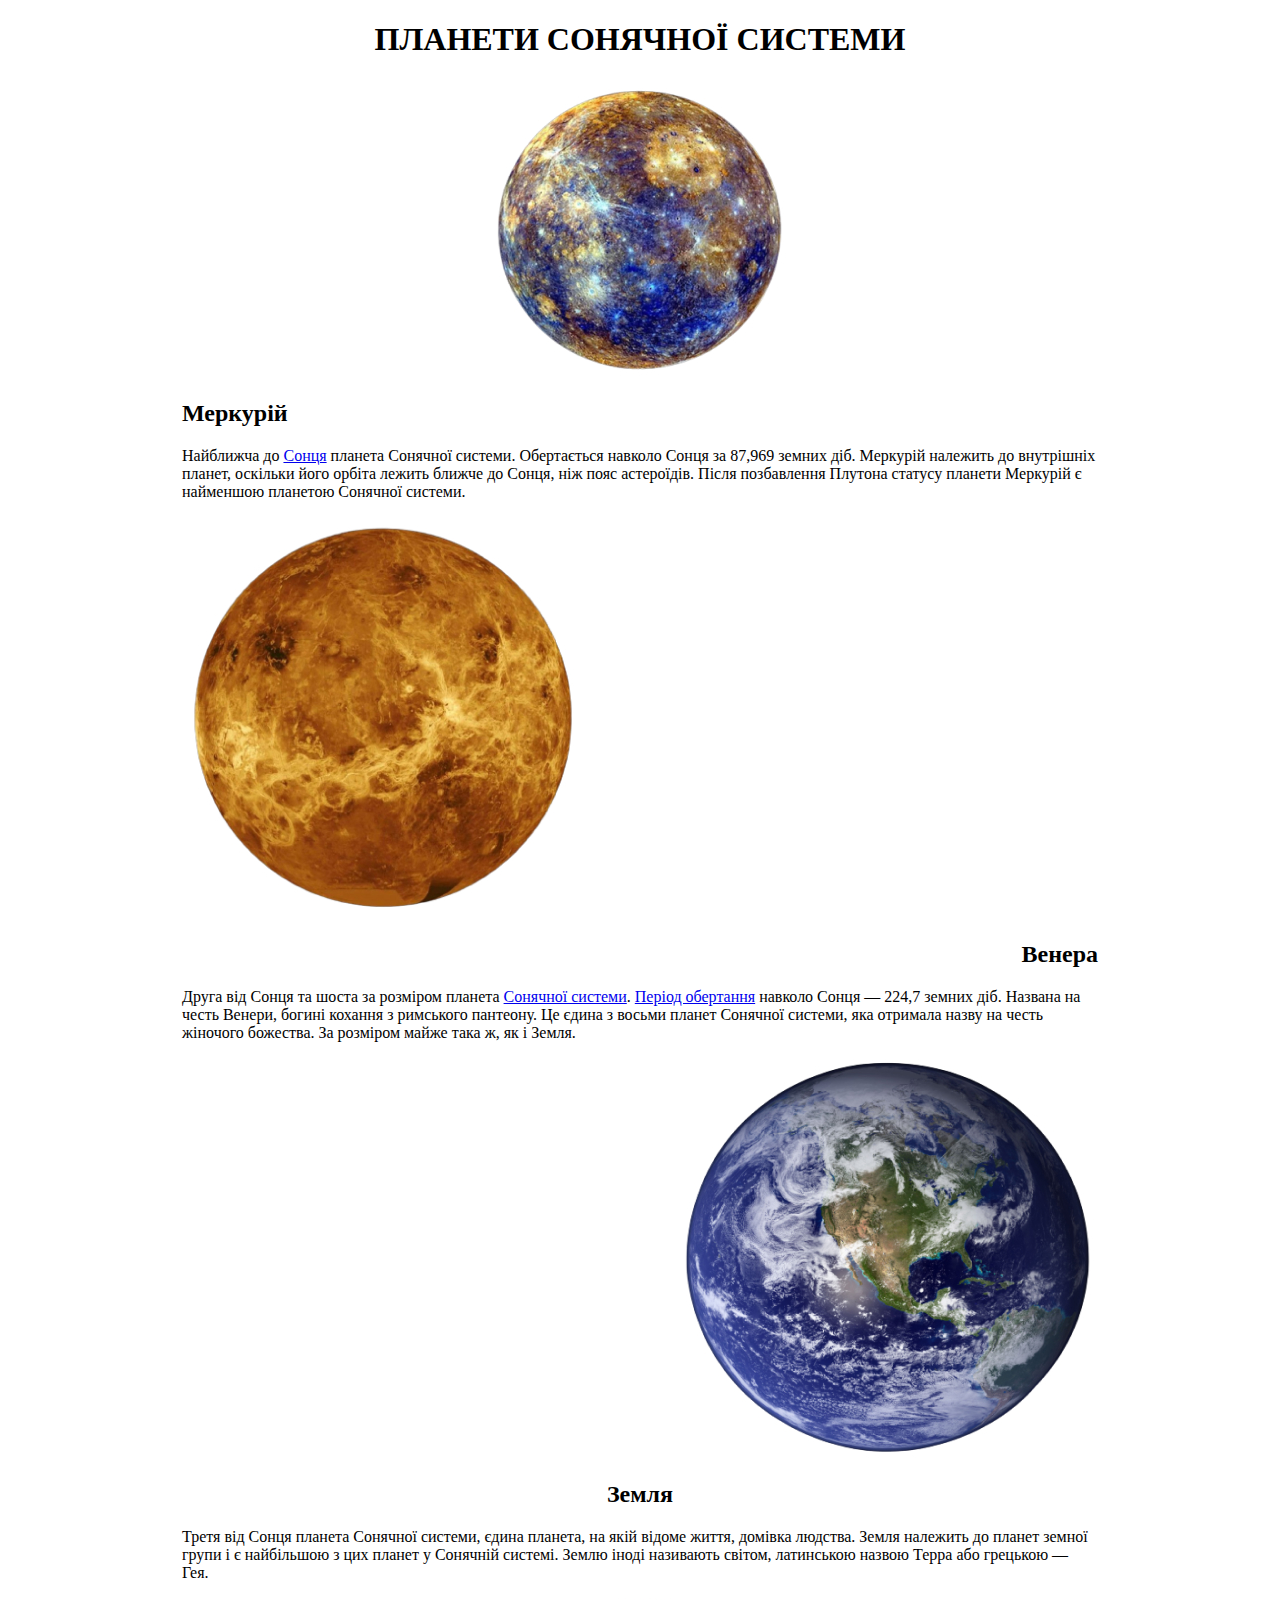
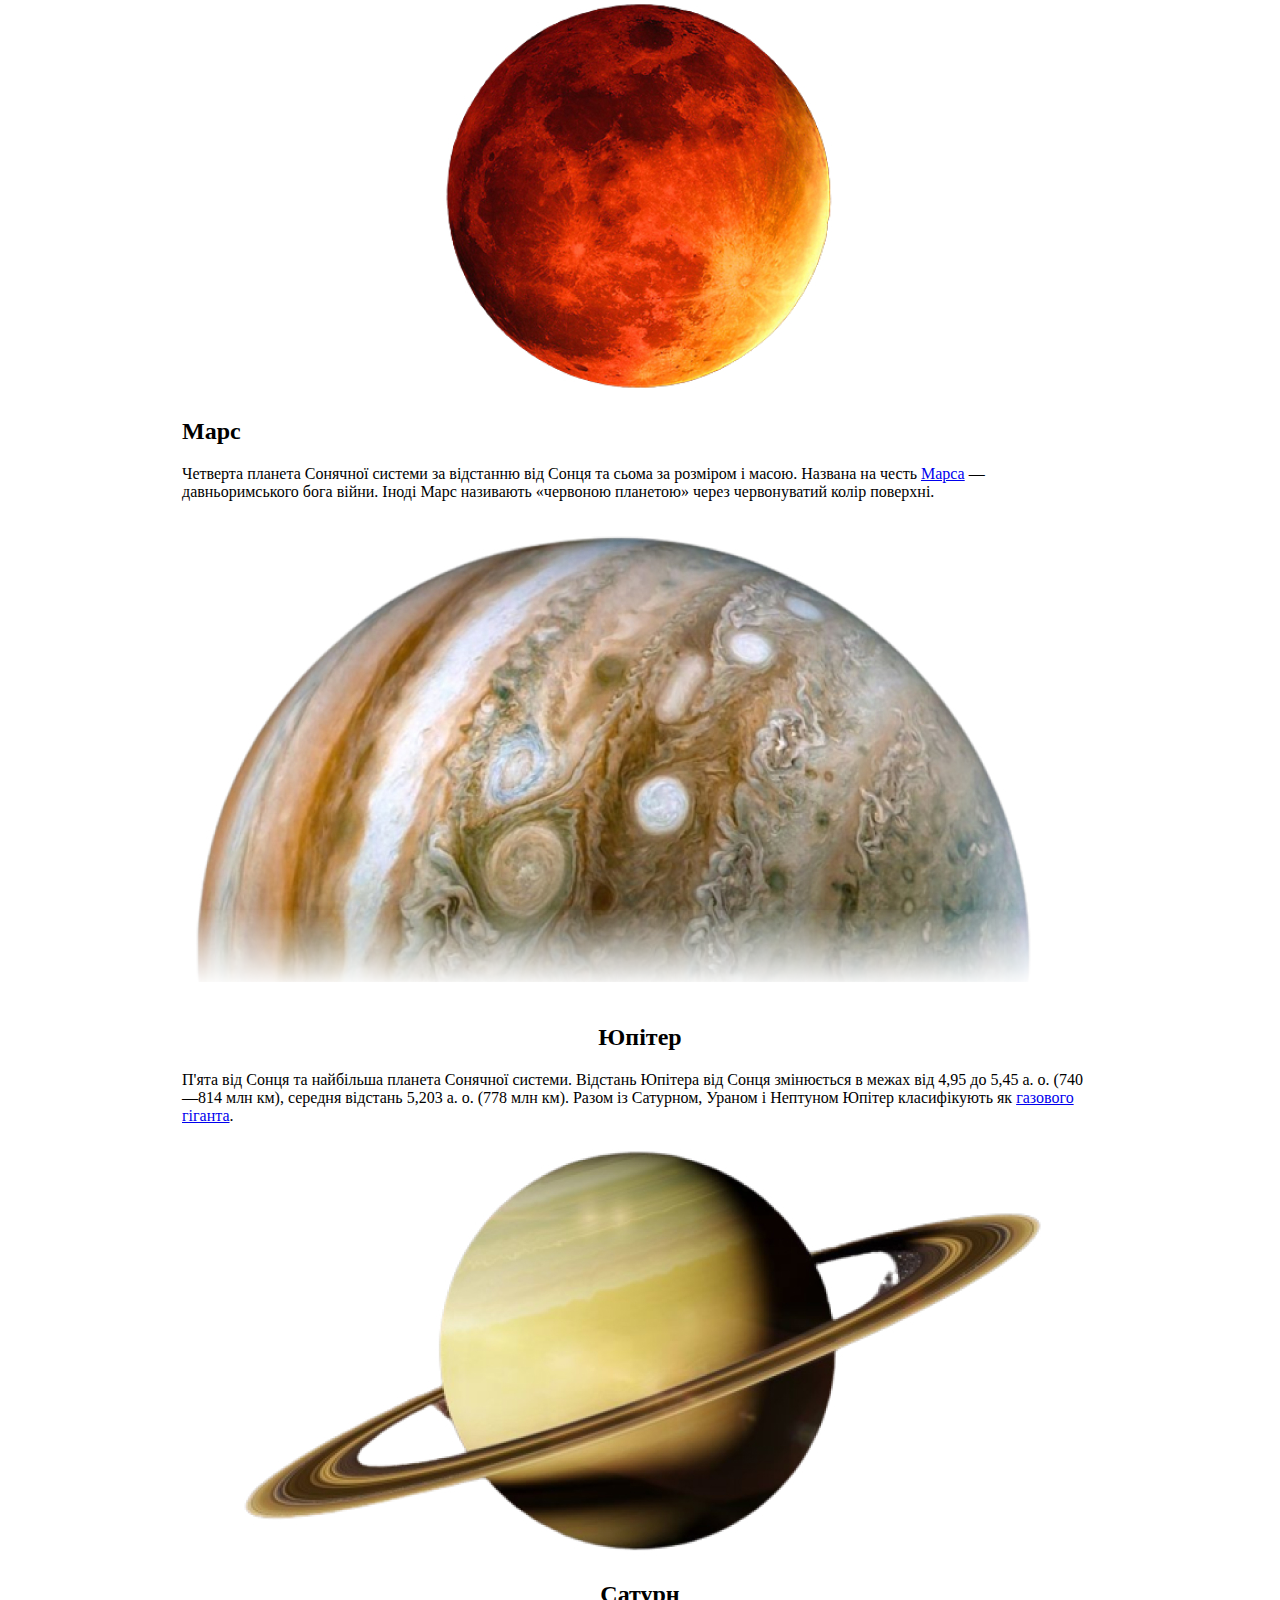
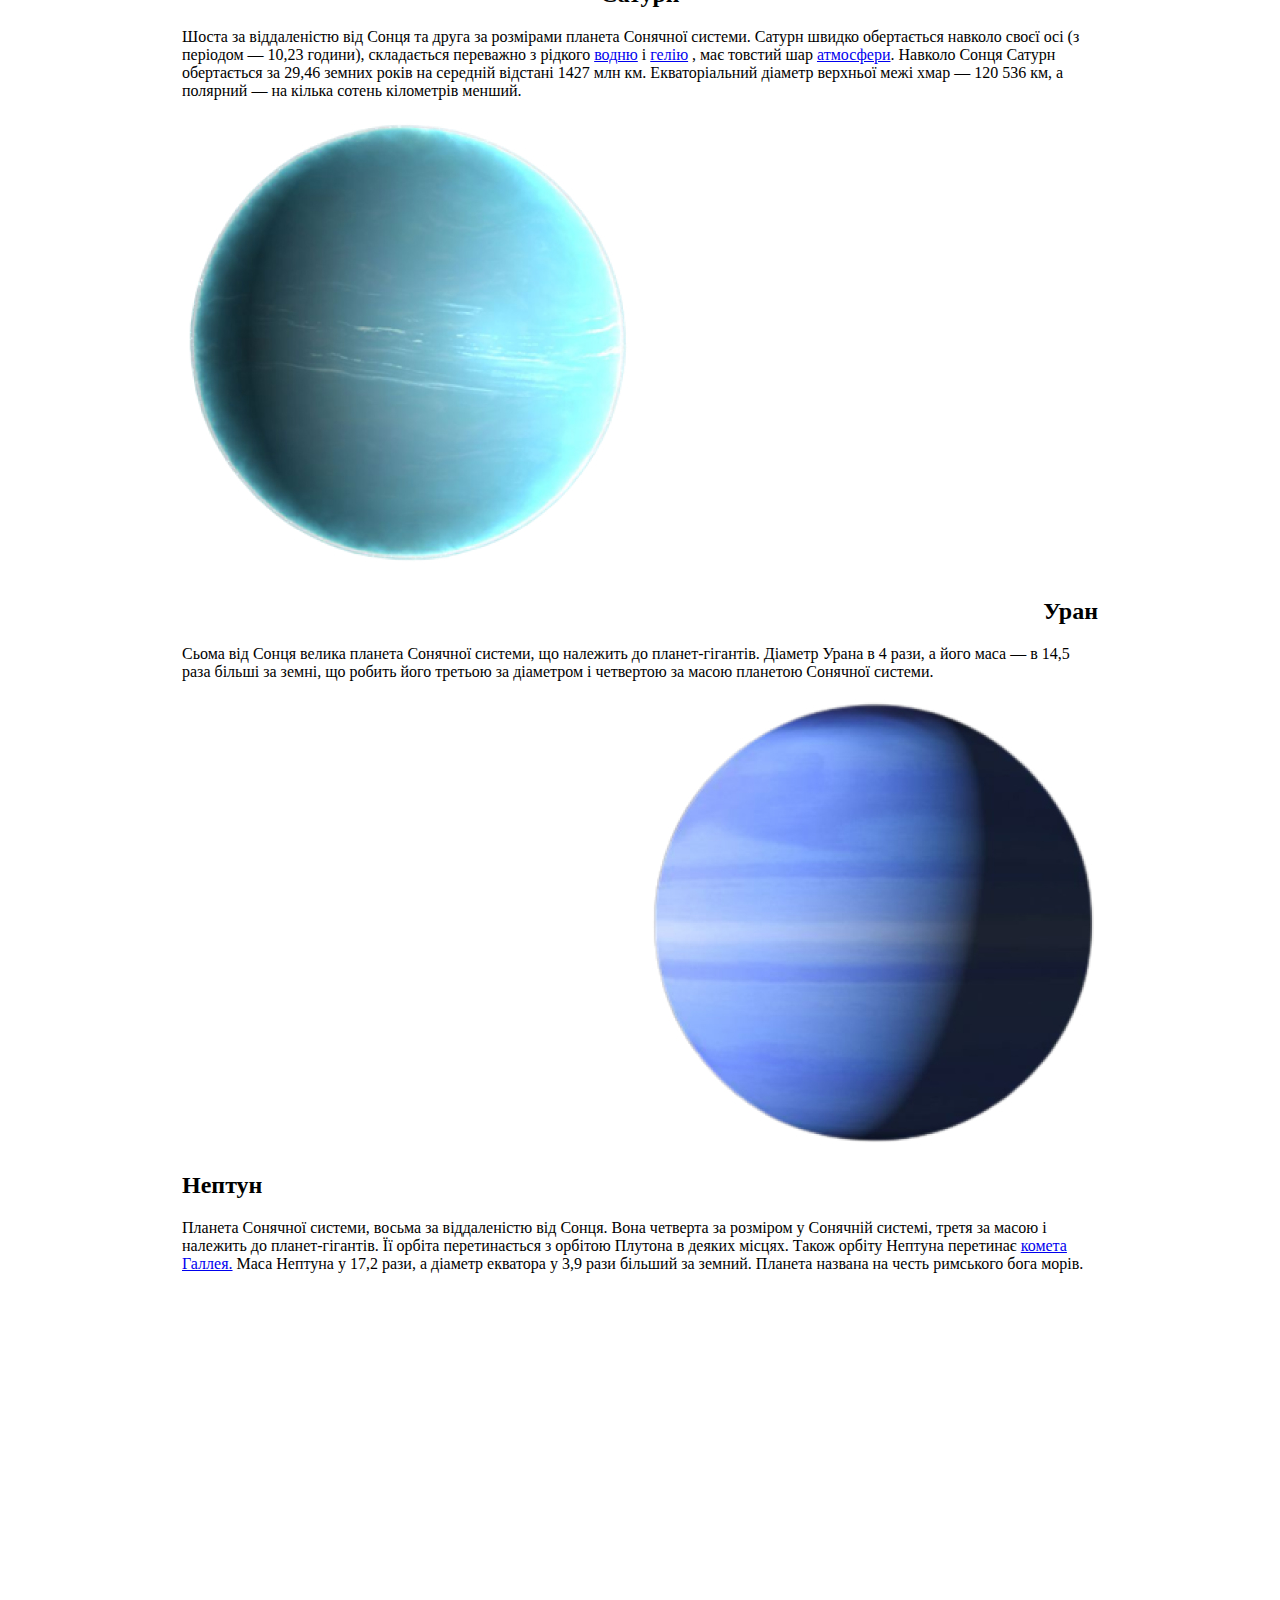
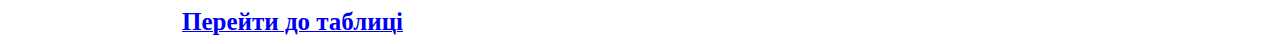
<file: HW2/index.html>
<!DOCTYPE html>
<html lang="en">
<head>
    <meta charset="UTF-8">
    <meta http-equiv="X-UA-Compatible" content="IE=edge">
    <meta name="viewport" content="width=device-width, initial-scale=1.0">
    <title>Document</title>
</head>
<body>
    <div style="width: 916px; margin: 0 auto;">
        <h1 style="text-align: center;">ПЛАНЕТИ СОНЯЧНОЇ СИСТЕМИ</h1>
        <div>
            <div>
                <img src="img/mercury.jpg" alt="Mercury" style="display: block; margin: 0 auto;">
            </div>
            <h2>Меркурій</h2>
            <p>
                Найближча до 
                <a href="https://uk.wikipedia.org/wiki/%D0%A1%D0%BE%D0%BD%D1%86%D0%B5">Сонця</a>
                планета Сонячної системи. Обертається навколо Сонця за 87,969 земних діб. 
                Меркурій належить до внутрішніх планет, оскільки його орбіта лежить ближче до Сонця, ніж пояс астероїдів. 
                Після позбавлення Плутона статусу планети Меркурій є найменшою планетою Сонячної системи.
            </p>
        </div>

        <div>
            <img src="img/venus.jpg" alt="Venus">
            <h2 style="text-align: right;">Венера</h2>
            <p>
                Друга від Сонця та шоста за розміром планета 
                <a href="https://uk.wikipedia.org/wiki/%D0%A1%D0%BE%D0%BD%D1%8F%D1%87%D0%BD%D0%B0_%D1%81%D0%B8%D1%81%D1%82%D0%B5%D0%BC%D0%B0">Сонячної системи</a>.
                <a href="https://uk.wikipedia.org/wiki/%D0%9F%D0%B5%D1%80%D1%96%D0%BE%D0%B4_%D0%BE%D0%B1%D0%B5%D1%80%D1%82%D0%B0%D0%BD%D0%BD%D1%8F">Період обертання</a>
                навколо Сонця — 224,7 земних діб. 
                Названа на честь Венери, богині кохання з римського пантеону. 
                Це єдина з восьми планет Сонячної системи, яка отримала назву на честь жіночого божества. 
                За розміром майже така ж, як і Земля.
            </p>
        </div>

        <div>
            <div style="width: 100%; display: inline-block;">
                <img src="img/earth.jpg" alt="earth" align="right">
            </div>
            <h2 style="text-align: center;">Земля</h2>
            <p>
                Третя від Сонця планета Сонячної системи, єдина планета, на якій відоме життя, домівка людства.
                Земля належить до планет земної групи і є найбільшою з цих планет у Сонячній системі. 
                Землю іноді називають світом, латинською назвою Терра або грецькою — Гея.
            </p>
        </div>

        <div>
            <img src="img/mars.jpg" alt="mars" style="display: block; margin: 0 auto;">
            <h2>Марс</h2>
            <p>
                Четверта планета Сонячної системи за відстанню від Сонця та сьома за розміром і масою. 
                Названа на честь
                <a href="https://uk.wikipedia.org/wiki/%D0%9C%D0%B0%D1%80%D1%81_(%D0%BC%D1%96%D1%84%D0%BE%D0%BB%D0%BE%D0%B3%D1%96%D1%8F)">Марса</a>
                — давньоримського бога війни. Іноді Марс називають «червоною планетою» 
                через червонуватий колір поверхні.
            </p>
        </div>

        <div>
            <img src="img/jupiter.jpg" alt="jupiter">
            <img src="img/Rectangle 6.png" width="916" height="90" alt="" style="margin-top: -90px;">
            <h2 style="text-align: center;">Юпітер</h2>
            <p>
                П'ята від Сонця та найбільша планета Сонячної системи. 
                Відстань Юпітера від Сонця змінюється в межах від 4,95 до 5,45 а. о. (740—814 млн км), 
                середня відстань 5,203 а. о. (778 млн км). Разом із Сатурном, Ураном і 
                Нептуном Юпітер класифікують як 
                <a href="https://uk.wikipedia.org/wiki/%D0%93%D0%B0%D0%B7%D0%BE%D0%B2%D1%96_%D0%B3%D1%96%D0%B3%D0%B0%D0%BD%D1%82%D0%B8">газового гіганта</a>.
            </p>
        </div>

        <div>
            <img src="img/saturn.jpg" alt="saturn" style="display: block; margin: 0 auto    ;">
            <h2 style="text-align: center;">Сатурн</h2>
            <p>
                Шоста за віддаленістю від Сонця та друга за розмірами планета Сонячної системи. 
                Сатурн швидко обертається навколо своєї осі (з періодом — 10,23 години), складається 
                переважно з рідкого 
                <a href="https://uk.wikipedia.org/wiki/%D0%92%D0%BE%D0%B4%D0%B5%D0%BD%D1%8C">водню</a>
                і 
                <a href="https://uk.wikipedia.org/wiki/%D0%93%D0%B5%D0%BB%D1%96%D0%B9">гелію</a>
                , має товстий шар 
                <a href="https://uk.wikipedia.org/wiki/%D0%90%D1%82%D0%BC%D0%BE%D1%81%D1%84%D0%B5%D1%80%D0%B0_%D0%97%D0%B5%D0%BC%D0%BB%D1%96">атмосфери</a>. 
                Навколо Сонця Сатурн 
                обертається за 29,46 земних років на середній відстані 1427 млн км. Екваторіальний 
                діаметр верхньої межі хмар — 120 536 км, а полярний — на кілька сотень кілометрів менший.
            </p>
        </div>
        
        <div>
            <img src="img/uranus.jpg" alt="uranus">
            <h2 style="text-align: right;">Уран</h2>
            <p>
                Сьома від Сонця велика планета Сонячної системи, що належить до планет-гігантів. 
                Діаметр Урана в 4 рази, а його маса — в 14,5 раза більші за земні, що робить його 
                третьою за діаметром і четвертою за масою планетою Сонячної системи.
            </p>
        </div>

        <div>
            <div style="width: 100%; display: inline-block;">
                <img src="img/neptune.jpg" alt="neptune" align="right">
            </div>
            <h2>Нептун</h2>
            <p>
                Планета Сонячної системи, восьма за віддаленістю від Сонця. 
                Вона четверта за розміром у Сонячній системі, третя за масою і належить 
                до планет-гігантів. Її орбіта перетинається з орбітою Плутона в деяких місцях. 
                Також орбіту Нептуна перетинає 
                <a href="https://uk.wikipedia.org/wiki/%D0%9A%D0%BE%D0%BC%D0%B5%D1%82%D0%B0_%D0%93%D0%B0%D0%BB%D0%BB%D0%B5%D1%8F">комета Галлея.</a>
                Маса Нептуна у 17,2 рази, а діаметр 
                екватора у 3,9 рази більший за земний. Планета названа на честь римського бога морів.
            </p>
        </div>
    

        <div>
            <iframe width="560" height="315" src="https://www.youtube.com/embed/na3l_MkR5_w?si=yF_87u_e8fHILkFY&amp;start=8" title="YouTube video player" frameborder="0" allow="accelerometer; autoplay; clipboard-write; encrypted-media; gyroscope; picture-in-picture; web-share" allowfullscreen></iframe>
        </div>

        <div>
            <a href="table.html">
                <strong style="font-size: 25px;">
                    Перейти до таблиці
                </strong>
                </a>
        </div>
    </div>

</body>
</html>
</file>
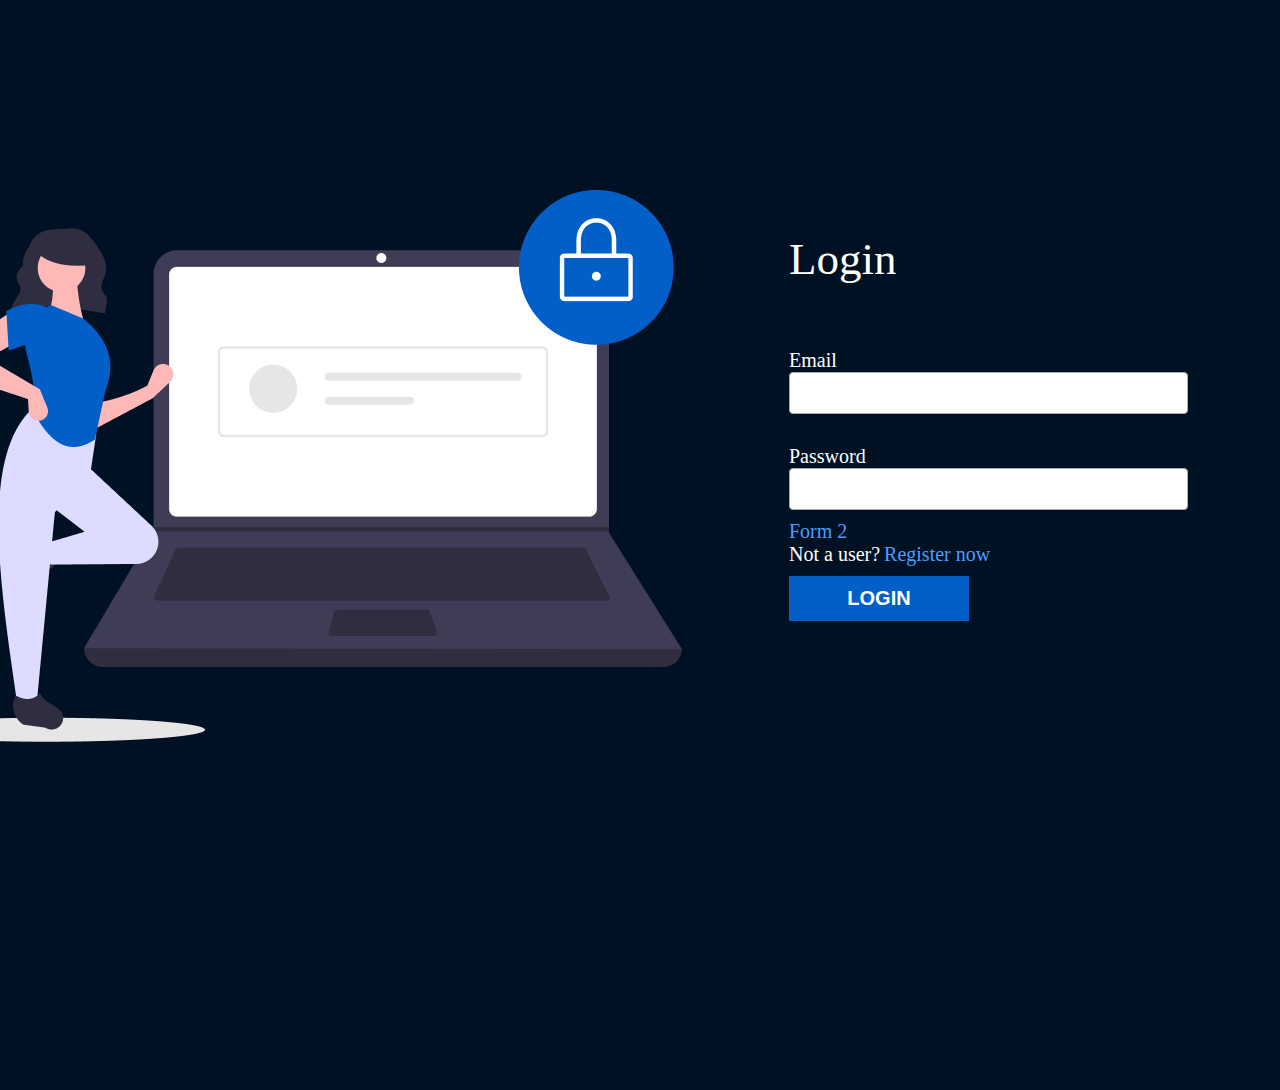
<file: HW3/index.html>
<!DOCTYPE html>
<html lang="en">
<head>
    <meta charset="UTF-8">
    <meta http-equiv="X-UA-Compatible" content="IE=edge">
    <meta name="viewport" content="width=device-width, initial-scale=1.0">
    <title>Document</title>
    <link rel="stylesheet" href="css/main.css">
</head>
<body>
    <div class="container-login">
        <div class="login_photo">
            <img src="img/login.png" alt="login">
        </div>
        <div class="login-enter">
            <h2>Login</h2>
            <form action="#">
                <label for="email">Email</label>
                <input type="email" name="email">
                <label for="password">Password</label>
                <input type="password" name="password">
                <p>
                    <a href="intake.html">Form 2</a>
                </p>
                <p>
                    <span>Not a user?</span>
                    <a href="registration.html">Register now</a>
                </p>
                <button class="button-log btn" type="submit">Login</button>
            </form>
        </div>
    </div>
    
</body>
</html>
</file>
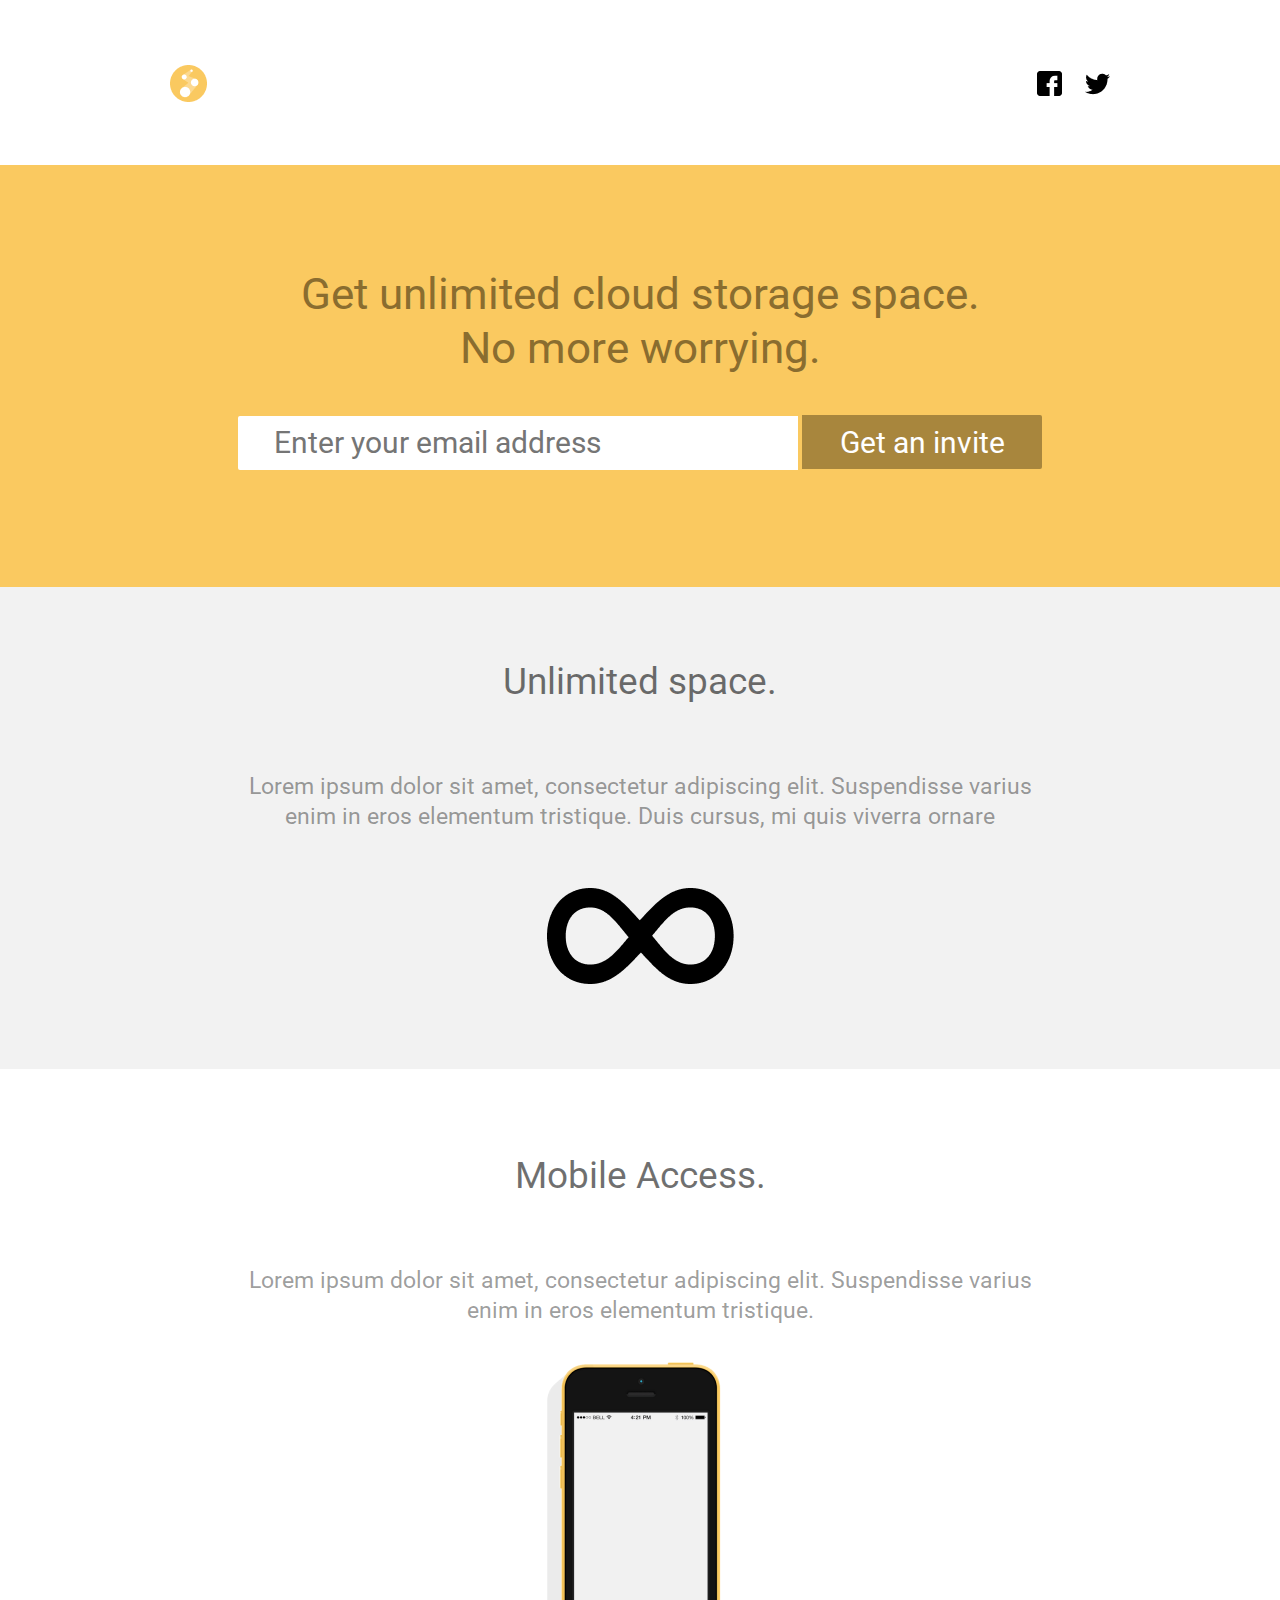
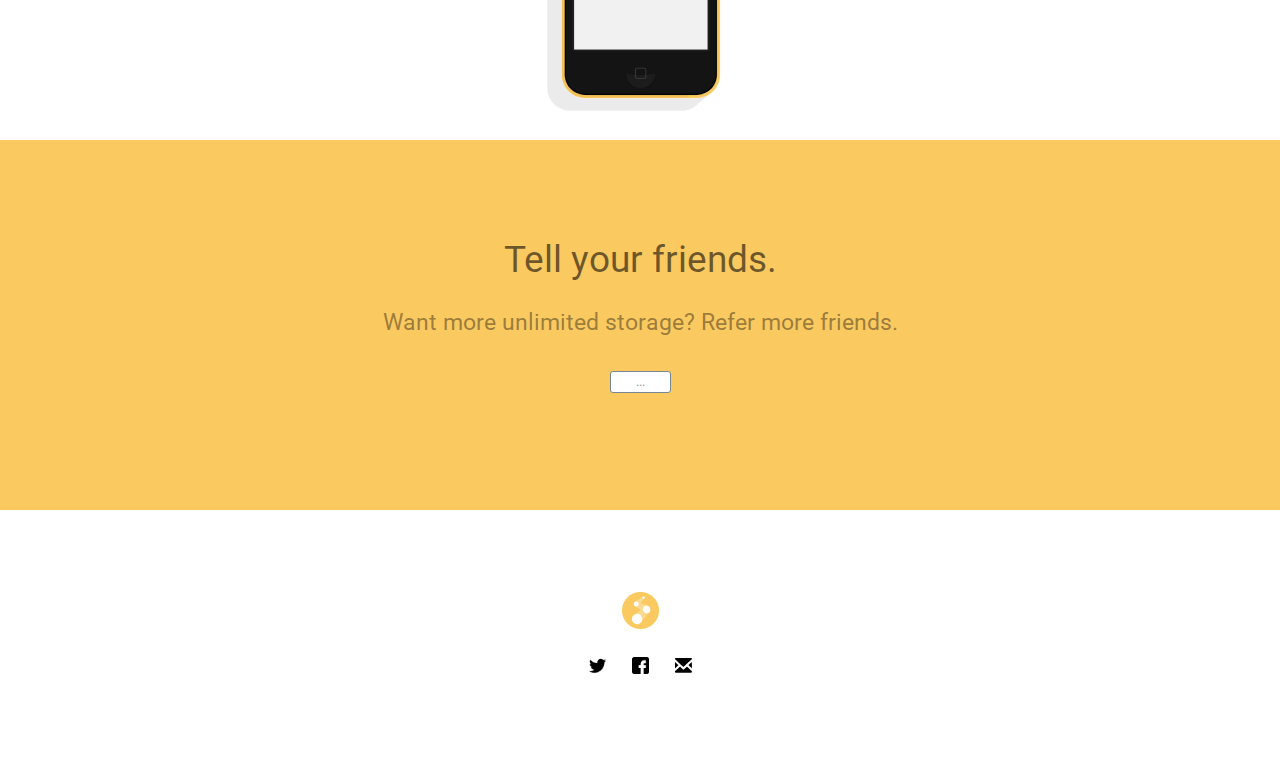
<file: HW4/index.html>
<!DOCTYPE html>
<html lang="en">
<head>
    <meta charset="UTF-8">
    <meta http-equiv="X-UA-Compatible" content="IE=edge">
    <meta name="viewport" content="width=device-width, initial-scale=1.0">
    <link rel="stylesheet" href="css/main.css">
    <link rel="preconnect" href="https://fonts.googleapis.com">
<link rel="preconnect" href="https://fonts.gstatic.com" crossorigin>
<link href="https://fonts.googleapis.com/css2?family=Public+Sans:wght@400;500;700&family=Roboto&display=swap" rel="stylesheet">
    <title>HW4</title>
</head>
<body>
    <header class="header">
        <div class="container">
            <div class="header-logo">
                <div class="logo">
                    <a href="index.html">
                        <img src="img/Logo.png" alt="logo">
                    </a>
                </div>
                <div class="header-icons">
                    <a href="https://www.facebook.com/" class="fb-icon">
                        <img src="img/fb-icon.png" alt="facebook">
                    </a>
                    <a href="https://twitter.com/" class="twit-icon">
                        <img src="img/twit-icon.png" alt="twitter">
                    </a>
                </div>
            </div>
        </div>
    </header>
    <section class="dont-worry">
        <div class="container">
            <div class="proposition-content">
                <h1>Get unlimited cloud storage space. No more worrying.</h1>
                <form action="#" class="proposition-form">
                    <input type="email" placeholder="Enter your email address" required>
                    <button class="button" type="submit">Get an invite</button>
                </form>
            </div>
        </div>
    </section>
    <section class="unlimited">
        <div class="container">
            <div class="unlimited-content">
                <h2>Unlimited space.</h2>
                <p>
                    Lorem ipsum dolor sit amet, consectetur adipiscing elit. Suspendisse varius enim in eros elementum tristique. Duis cursus, mi quis viverra ornare
                </p>
                <img src="img/endless.png" alt="endless">
            </div>
        </div>
    </section>
    <section class="mobile-access">
        <div class="container">
            <div class="mobile-content">
                <h2>Mobile Access.</h2>
                <p>
                    Lorem ipsum dolor sit amet, consectetur adipiscing elit. Suspendisse varius enim in eros elementum tristique.
                </p>
                <img src="img/phone.png" alt="phone">
            </div>
        </div>
    </section>
    <section class="tell-more">
        <div class="container">
            <div class="tell-content">
                <h2>Tell your friends.</h2>
                <p>
                    Want more unlimited storage? Refer more friends.
                </p>
                <button class="btn-more" type="button">...</button>
            </div>
        </div>
    </section>
    <footer>
        <div class="container">
            <div class="footer-logo">
                <div class="logo">
                    <a href="index.html">
                        <img src="img/Logo.png" alt="logo">
                    </a>
                </div>
                <div class="footer-icons">
                    <a href="https://twitter.com/">
                        <img src="img/twit-icon.png" alt="twitter">
                    </a>
                    <a href="https://www.facebook.com/">
                        <img src="img/fb-icon.png" alt="facebook">
                    </a>
                    <a href="https://www.google.com/intl/ru/gmail/about/">
                        <img src="img/list.png" alt="post">
                    </a>
                </div>
            </div>
        </div>
    </footer>
</body>
</html>
</file>
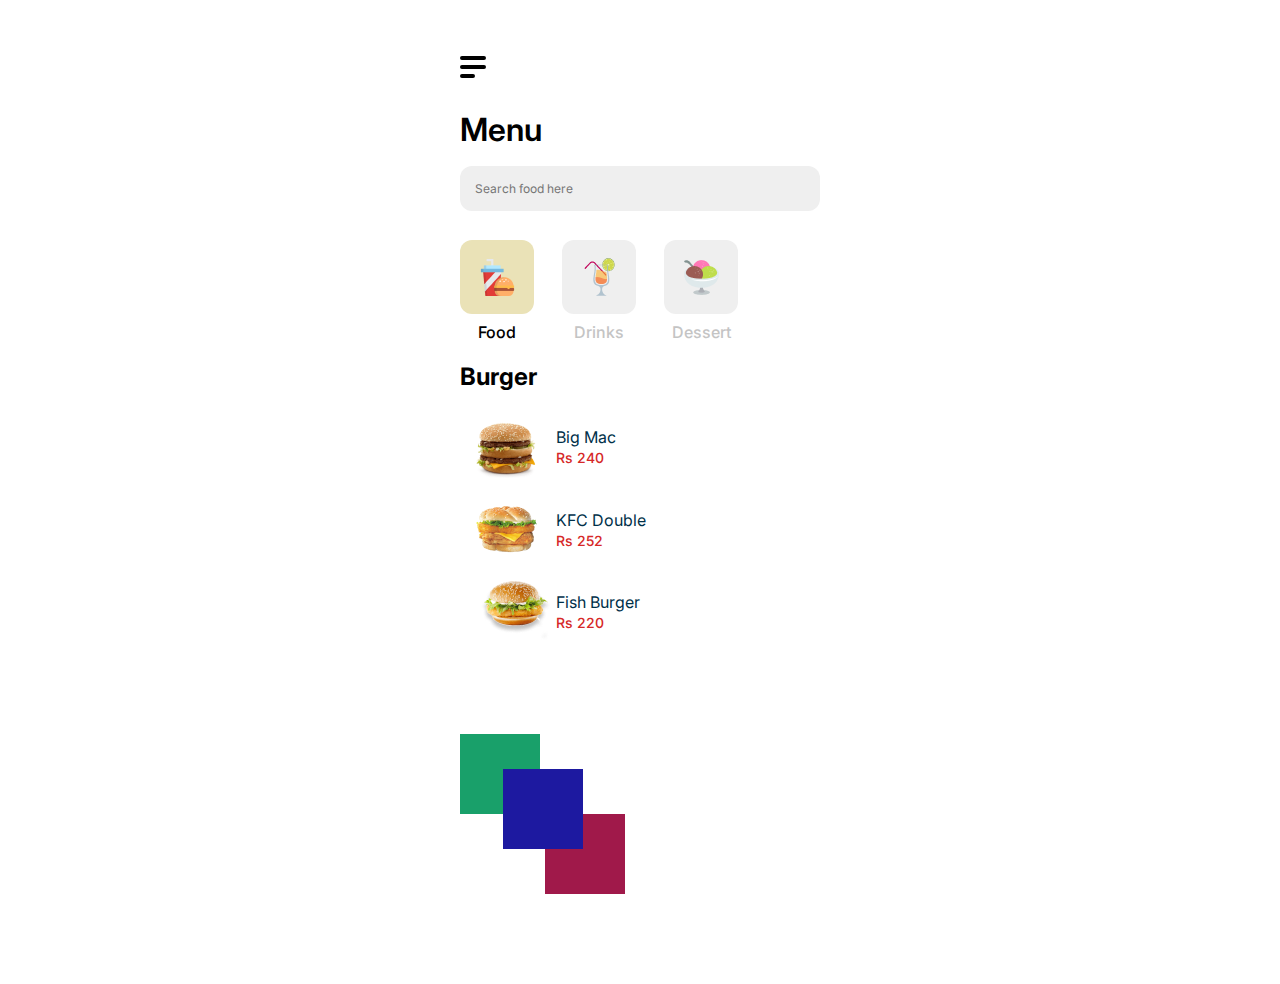
<file: HW5/index.html>
<!DOCTYPE html>
<html lang="en">
<head>
    <meta charset="UTF-8">
    <meta http-equiv="X-UA-Compatible" content="IE=edge">
    <meta name="viewport" content="width=device-width, initial-scale=1.0">
    <title>Document</title>
    <link rel="stylesheet" href="css/main.css">
    <link rel="preconnect" href="https://fonts.googleapis.com">
<link rel="preconnect" href="https://fonts.gstatic.com" crossorigin>
<link href="https://fonts.googleapis.com/css2?family=Inter:wght@400;500;600&display=swap" rel="stylesheet">
</head>
<body>
    <section>
        <div class="container">
            <header>
                <a href="#">
                    <div class="burger">
                        <div class="create-line"></div>
                        <div class="create-line"></div>
                        <div class="create-line"></div>
                    </div>
                </a>
                <h1>
                    Menu
                </h1>
            </header>
        </div>
        <div class="container">
            <form action="#">
                <input type="text" placeholder="Search food here">
            </form>
            <div class="menu-food">
                <ul>
                    <li>
                        <a href="#" class="link">
                            <div class="icon" id="active">
                                <img src="img/food.png" alt="Food">  
                            </div>
                            <p>
                                Food
                            </p>
                        </a>
                    </li>
                    <li>
                        <a href="#">
                            <div class="icon">
                                <img src="img/drinks.png" alt="Drinks">
                            </div>
                            <p>
                                Drinks
                            </p>
                        </a>
                    </li>
                    <li>
                        <a href="#">
                            <div class="icon">
                                <img src="img/ice-cream.png" alt="Dessert">
                            </div>
                            <p>
                                Dessert
                            </p>
                        </a>
                    </li>
                </ul>
            </div>
        </div>
        <div class="container">
            <h2>
                Burger
            </h2>
            <a href="#">
                <div class="burgers-menu">
                    <div class="wrap-burger">
                        <div class="burger-icon">
                            <img src="img/Big-mac.png" alt="">
                        </div>
                        <div class="burger-title">
                            <span class="title-name">
                                Big Mac
                            </span>
                            <span class="title-number">
                                Rs 240
                            </span>
                        </div>
                    </div>
                </div>
            </a>
            <a href="#">
                <div class="burgers-menu">
                    <div class="wrap-burger">
                        <div class="burger-icon">
                            <img src="img/double.png" alt="">
                        </div>
                        <div class="burger-title">
                            <span class="title-name">
                                KFC Double
                            </span>
                            <span class="title-number">
                                Rs 252
                            </span>
                        </div>
                    </div>
                </div>
            </a>
            <a href="#">
                <div class="burgers-menu">
                    <div class="wrap-burger">
                        <div class="burger-icon">
                            <img src="img/fish-burger.png" alt="">
                        </div>
                        <div class="burger-title">
                            <span class="title-name">
                                Fish Burger
                            </span>
                            <span class="title-number">
                                Rs 220
                            </span>
                        </div>
                    </div>
                </div>
            </a>
        </div>
        <div class="container padding-bottom">
            <div class="test-position">
                <div class="first"></div>
                <div class="third"></div>
                <div class="second"></div>
            </div>
        </div>
    </section>
</body>
</html>
</file>
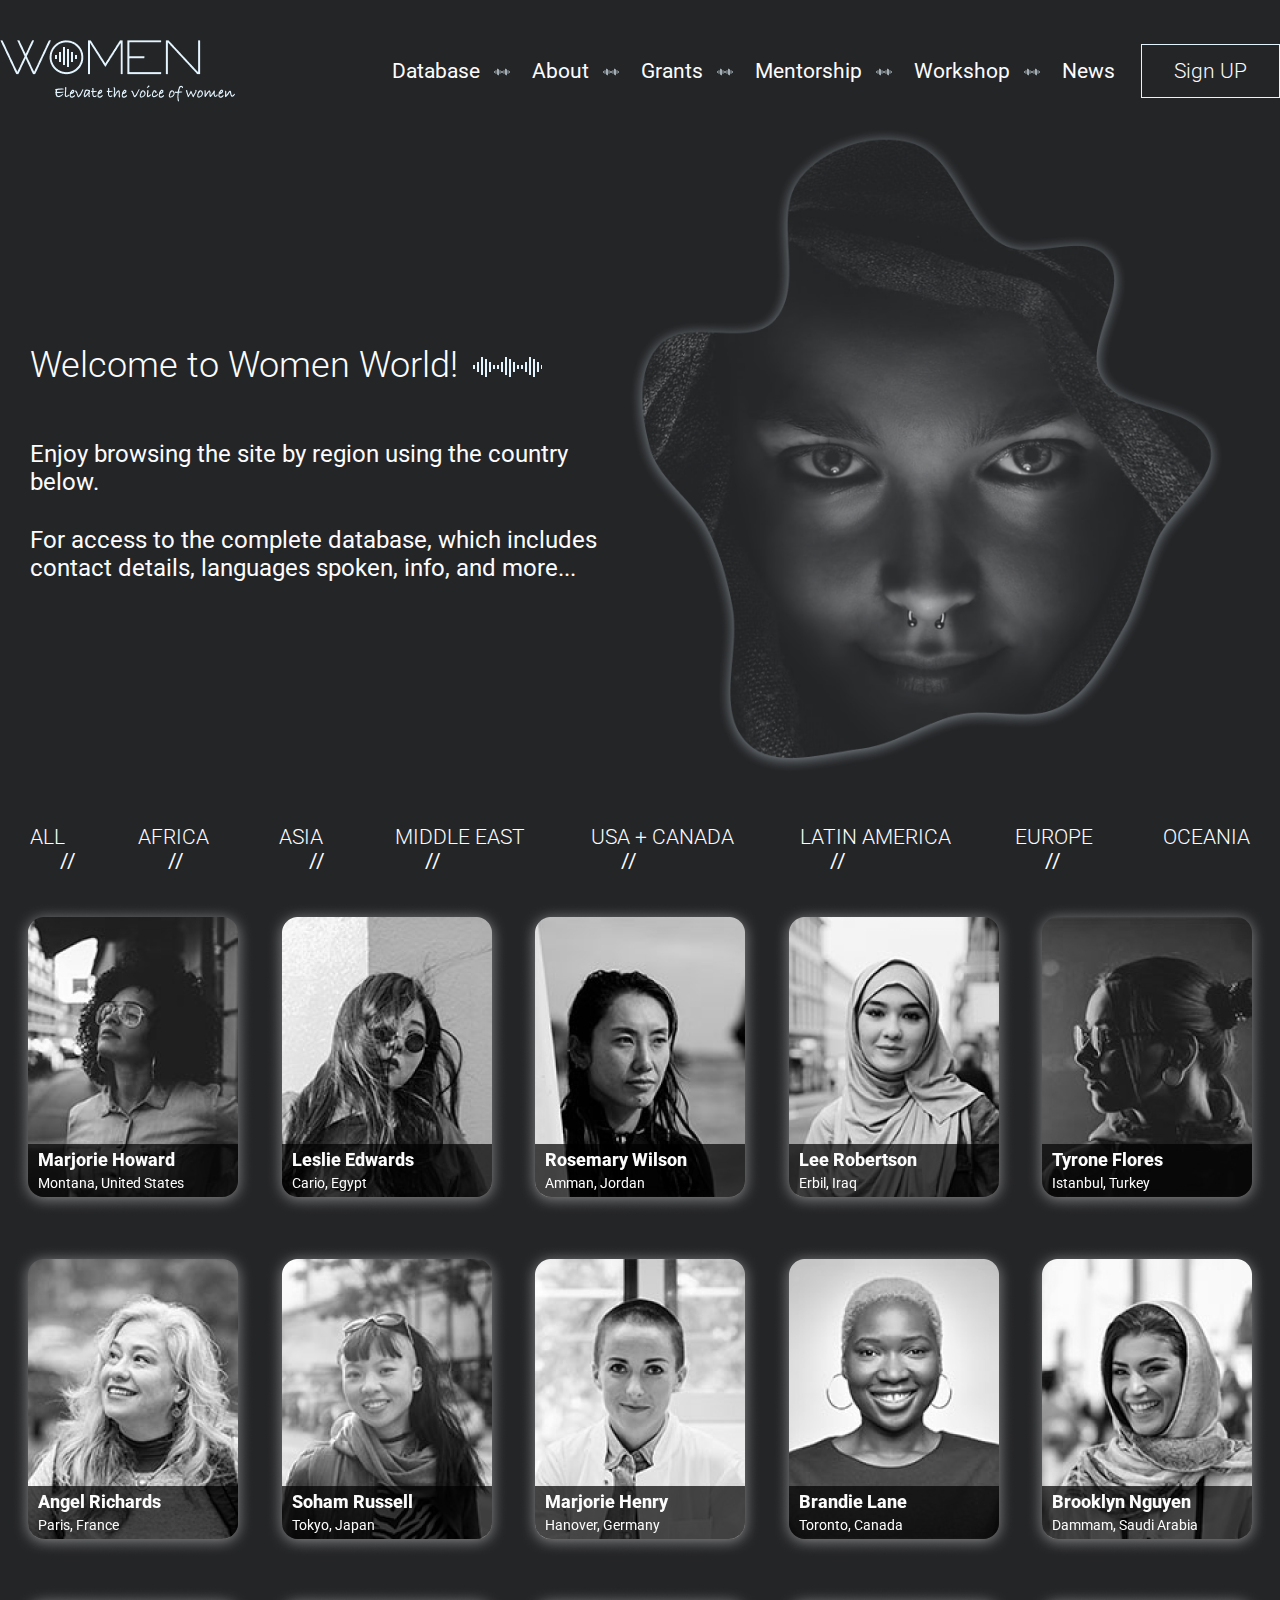
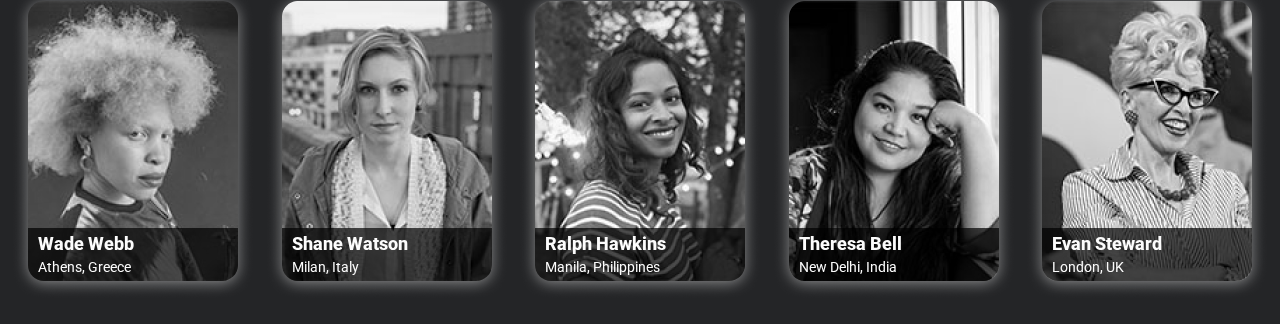
<file: HW6/index.html>
<!DOCTYPE html>
<html lang="en">
<head>
    <meta charset="UTF-8">
    <meta http-equiv="X-UA-Compatible" content="IE=edge">
    <meta name="viewport" content="width=device-width, initial-scale=1.0">
    <link rel="stylesheet" href="css/main.css">
    <link rel="stylesheet" href="css/styles.css">
<link href="https://fonts.googleapis.com/css2?family=Roboto:wght@300;400;900&display=swap" rel="stylesheet">
    <title>HW6</title>
</head>
<body>
    <header class="header">
        <section class="header__wrapper">
            <div class="header__nav">
                <a href="#" class="header__logo">
                    <img src="img/Women.png" alt="">
                    <svg xmlns="http://www.w3.org/2000/svg" class="header__icon" width="24" height="24" viewBox="0 0 24 24" fill="none">
                        <path d="M5 7H7V17H5V7ZM1 10H3V14H1V10ZM9 2H11V20H9V2ZM13 4H15V22H13V4ZM17 7H19V17H17V7ZM21 10H23V14H21V10Z" fill="#E4F5FF"/>
                    </svg>
                    <img src="img/logo-name.png" alt="logo" class="logo__voice">
                </a>
                <nav>
                    <ul class="header__menu-list list">
                        <li class="header__menu-item">
                            <a href="#" class="header__menu-link link">
                                Database
                            </a>
                            <div class="svg_icon"></div>
                        </li>
                        
                        <li class="header__menu-item">
                            <a href="#" class="header__menu-link link">
                                About
                            </a>
                            <div class="svg_icon"></div>
                        </li>
                        <li class="header__menu-item">
                            <a href="#" class="header__menu-link link">
                                Grants
                            </a>
                            <div class="svg_icon"></div>
                        </li>
                        <li class="header__menu-item">
                            <a href="#" class="header__menu-link link">
                                Mentorship
                            </a>
                            <div class="svg_icon"></div>
                        </li>
                        <li class="header__menu-item">
                            <a href="#" class="header__menu-link link">
                                Workshop
                            </a>
                            <div class="svg_icon"></div>
                        </li>
                        <li class="header__menu-item">
                            <a href="#" class="header__menu-link link">
                                News
                            </a>
                        </li>
                    </ul>
                </nav>
                <button class="header__button" type="button">Sign UP</button>
            </div>
        </section>
    </header>
    <section class="welcome-container">
        <div class="container">
            <div class="welcome__information">
                <div class="welcome__left-content">
                    <div class="title__icon">
                        <h1 class="welcome__title">
                            Welcome to Women World!
                        </h1>
                        <div class="content-icon"></div>
                    </div>
                    
                    <span class="welcome__info">
                        Enjoy browsing the site by region using the country below. 
                    </span>
                    <span class="welcome__info">
                        For access to the complete database, which includes contact details, languages spoken, info, and more...
                    </span>
                </div>
                <div class="welcome__right-content">
                    <img src="img/content.png" alt="">
                </div>
            </div>
        </div>
    </section>
    <section class="menu-cards">
        <div class="container">
            <div class="menu__contents">
                <ul class="menu__list list">
                    <li class="menu__item">
                        <a href="#" class="menu__link link">
                            All
                        </a>
                    </li>
                    <li class="menu__item">
                        <a href="#" class="menu__link link">
                            Africa
                        </a>
                    </li>
                    <li class="menu__item">
                        <a href="#" class="menu__link link">
                            Asia
                        </a>
                    </li>
                    <li class="menu__item">
                        <a href="#" class="menu__link link">
                            Middle east
                        </a>
                    </li>
                    <li class="menu__item">
                        <a href="#" class="menu__link link">
                            USA + Canada
                        </a>
                    </li>
                    <li class="menu__item">
                        <a href="#" class="menu__link link">
                            Latin America
                        </a>
                    </li>
                    <li class="menu__item">
                        <a href="#" class="menu__link link">
                            Europe
                        </a>
                    </li>
                    <li class="menu__item">
                        <a href="#" class="menu__link link">
                            Oceania
                        </a>
                    </li>
                </ul>
            </div>
            <div class="customers">
                <div class="customers_row">
                    <div class="customers__card cust_1">
                        <div class="customers__inner">
                            <h2 class="customers__title">
                                Marjorie Howard
                            </h2>
                            <span class="customers__text">
                                Montana, United States
                            </span>
                            <a href="#" class="customers__site">
                                www.sumace.com
                            </a>
                            <a href="#" class="customers__email">
                                @marjoriehoward
                            </a>
                        </div>
                    </div>
                    <div class="customers__card cust_2">
                        <div class="customers__inner">
                            <h2 class="customers__title">
                                Leslie Edwards
                            </h2>
                            <span class="customers__text">
                                Cario, Egypt
                            </span>
                            <a href="#" class="customers__site">
                                www.zencorporation.com
                            </a>
                            <a href="#" class="customers__email">
                                @leslieed
                            </a>
                        </div>
                    </div>
                    <div class="customers__card cust_3">
                        <div class="customers__inner">
                            <h2 class="customers__title">
                                Rosemary Wilson
                            </h2>
                            <span class="customers__text">
                                Amman, Jordan
                            </span>
                            <a href="#" class="customers__site">
                                www.treequote.com
                            </a>
                            <a href="#" class="customers__email">
                                @rosemarywil
                            </a>
                        </div>
                    </div>
                    <div class="customers__card cust_4">
                        <div class="customers__inner">
                            <h2 class="customers__title">
                                Lee Robertson
                            </h2>
                            <span class="customers__text">
                                Erbil, Iraq
                            </span>
                            <a href="#" class="customers__site">
                                www.toughzap.com
                            </a>
                            <a href="#" class="customers__email">
                                @leerobert
                            </a>
                        </div>
                    </div>
                    <div class="customers__card cust_5">
                        <div class="customers__inner">
                            <h2 class="customers__title">
                                Tyrone Flores
                            </h2>
                            <span class="customers__text">
                                Istanbul, Turkey
                            </span>
                            <a href="#" class="customers__site">
                                www.donware.com
                            </a>
                            <a href="#" class="customers__email">
                                @floresty
                            </a>
                        </div>
                    </div>
                </div>
                <div class="customers_row">
                    <div class="customers__card cust_6">
                        <div class="customers__inner">
                            <h2 class="customers__title">
                                Angel Richards
                            </h2>
                            <span class="customers__text">
                                Paris, France
                            </span>
                            <a href="#" class="customers__site">
                                www.donware.com
                            </a>
                            <a href="#" class="customers__email">
                                @angelrich
                            </a>
                        </div>
                    </div>
                    <div class="customers__card cust_7">
                        <div class="customers__inner">
                            <h2 class="customers__title">
                                Soham Russell
                            </h2>
                            <span class="customers__text">
                                Tokyo, Japan
                            </span>
                            <a href="#" class="customers__site">
                                www.codehow.com
                            </a>
                            <a href="#" class="customers__email">
                                @russsoha
                            </a>
                        </div>
                    </div>
                    <div class="customers__card cust_8">
                        <div class="customers__inner">
                            <h2 class="customers__title">
                                Marjorie Henry
                            </h2>
                            <span class="customers__text">
                                Hanover, Germany
                            </span>
                            <a href="#" class="customers__site">
                                www.faxquote.com
                            </a>
                            <a href="#" class="customers__email">
                                @henrymarj
                            </a>
                        </div>
                    </div>
                    <div class="customers__card cust_9">
                        <div class="customers__inner">
                            <h2 class="customers__title">
                                Brandie Lane
                            </h2>
                            <span class="customers__text">
                                Toronto, Canada
                            </span>
                            <a href="#" class="customers__site">
                                www.sumace.com
                            </a>
                            <a href="#" class="customers__email">
                                @brandielane
                            </a>
                        </div>
                    </div>
                    <div class="customers__card cust_10">
                        <div class="customers__inner">
                            <h2 class="customers__title">
                                Brooklyn Nguyen
                            </h2>
                            <span class="customers__text">
                                Dammam, Saudi Arabia
                            </span>
                            <a href="#" class="customers__site">
                                www.warephase.com
                            </a>
                            <a href="#" class="customers__email">
                                @brooklynyen
                            </a>
                        </div>
                    </div> 
                </div>
                <div class="customers_row">
                    <div class="customers__card cust_11">
                        <div class="customers__inner">
                            <h2 class="customers__title">
                                Wade Webb
                            </h2>
                            <span class="customers__text">
                                Athens, Greece
                            </span>
                            <a href="#" class="customers__site">
                                www.conecom.com
                            </a>
                            <a href="#" class="customers__email">
                                @webbwadd
                            </a>
                        </div>
                    </div>
                    <div class="customers__card cust_12">
                        <div class="customers__inner">
                            <h2 class="customers__title">
                                Shane Watson
                            </h2>
                            <span class="customers__text">
                                Milan, Italy
                            </span>
                            <a href="#" class="customers__site">
                                www.konmatfix.com
                            </a>
                            <a href="#" class="customers__email">
                                @watsons
                            </a>
                        </div>
                    </div>
                    <div class="customers__card cust_13">
                        <div class="customers__inner">
                            <h2 class="customers__title">
                                Ralph Hawkins
                            </h2>
                            <span class="customers__text">
                                Manila, Philippines
                            </span>
                            <a href="#" class="customers__site">
                                www.dambase.com
                            </a>
                            <a href="#" class="customers__email">
                                @hawkinsral
                            </a>
                        </div>
                    </div>
                    <div class="customers__card cust_14">
                        <div class="customers__inner">
                            <h2 class="customers__title">
                                Theresa Bell
                            </h2>
                            <span class="customers__text">
                                New Delhi, India
                            </span>
                            <a href="#" class="customers__site">
                                www.labdrill.com
                            </a>
                            <a href="#" class="customers__email">
                                @bellther
                            </a>
                        </div>
                    </div>
                    <div class="customers__card cust_15">
                        <div class="customers__inner">
                            <h2 class="customers__title">
                                Evan Steward
                            </h2>
                            <span class="customers__text">
                                London, UK
                            </span>
                            <a href="#" class="customers__site">
                                www.groovestreet.com
                            </a>
                            <a href="#" class="customers__email">
                                @stewardevan
                            </a>
                        </div>
                    </div> 
                </div>
            </div>
        </div>
        
    </section>
</body>
</html>
</file>
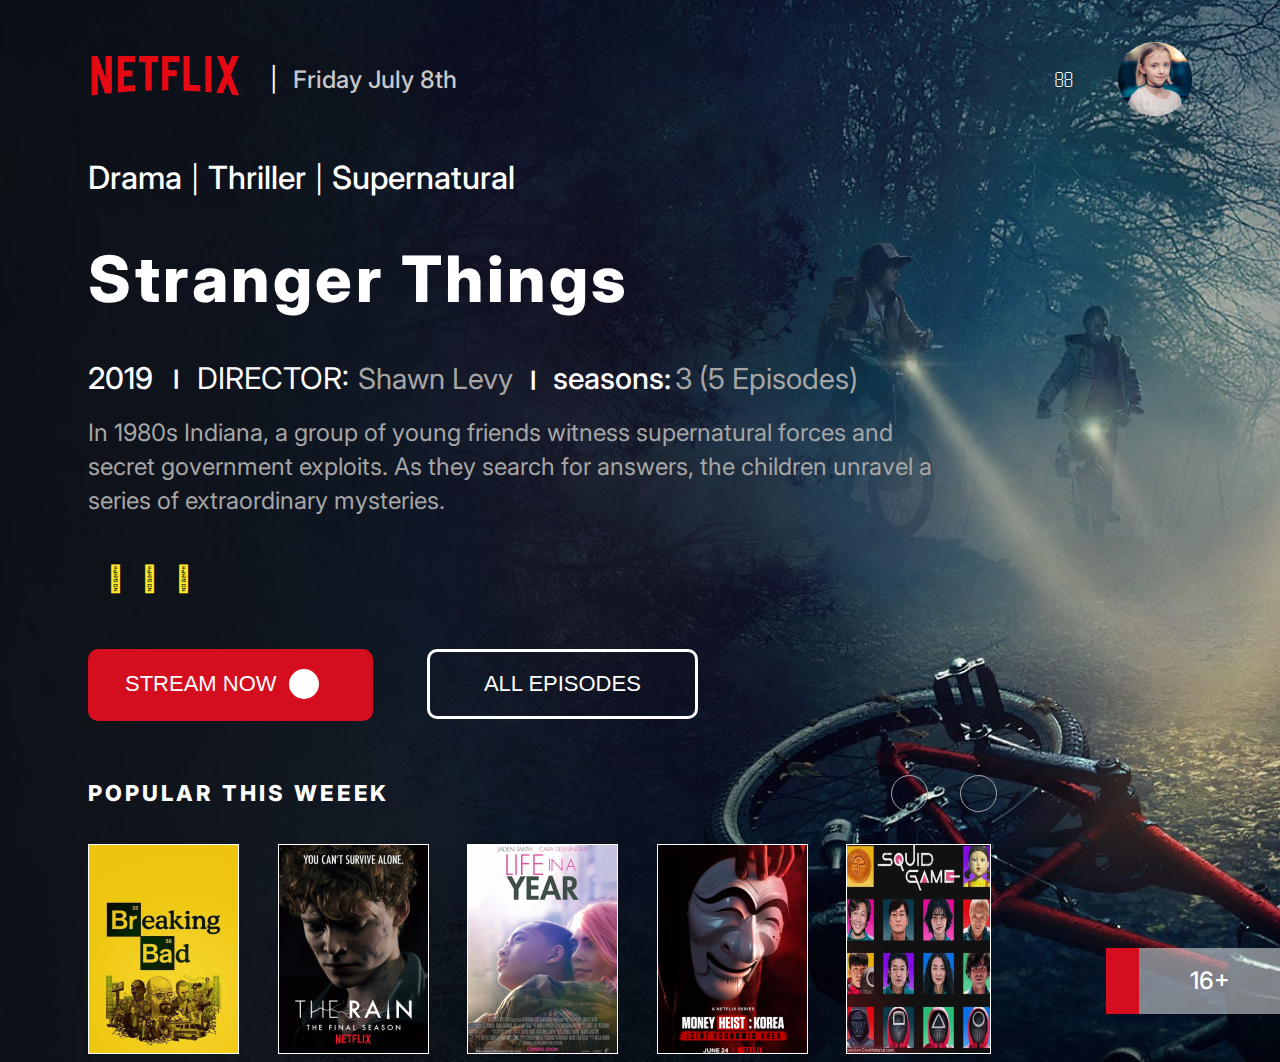
<file: HW7/index.html>
<!DOCTYPE html>
<html lang="en">
<head>
    <meta charset="UTF-8">
    <meta name="viewport" content="width=device-width, initial-scale=1.0">
    <link rel="stylesheet" href="css/main.css">
    <link rel="preconnect" href="https://fonts.googleapis.com">
<link rel="preconnect" href="https://fonts.gstatic.com" crossorigin>
<link href="https://fonts.googleapis.com/css2?family=Inter:wght@400;500;800&display=swap" rel="stylesheet">
<link rel="stylesheet" href="https://cdnjs.cloudflare.com/ajax/libs/font-awesome/6.5.1/css/all.min.css" integrity="sha512-DTOQO9RWCH3ppGqcWaEA1BIZOC6xxalwEsw9c2QQeAIftl+Vegovlnee1c9QX4TctnWMn13TZye+giMm8e2LwA==" crossorigin="anonymous" referrerpolicy="no-referrer" />
    <title>HW7</title>
</head>
<body>
    <header>
        <div class="container">
            <div class="header__wrap">
                <div class="header__logo">
                    <a href="#" class="header__link">
                        <img src="img/logo.png" alt="logo">
                    </a>
                    <span class="header__line">|</span>
                    <span class="header__date">
                        Friday July 8th
                    </span>
                </div>
                <div class="header__inform">
                    <div class="header__search">
                        <button class="btn">
                            <span class="fas fa-search btn-icon-search"></span>
                        </button>
                    </div>
                    <div class="header__users">
                        <img src="img/user.png" alt="user">
                    </div>
                </div>
            </div>
        </div>
    </header>
    <section>
        <div class="container-info">
            <div class="content-nav">
                <span class="content-type">Drama</span>
                <span class="content-line">|</span>
                <span class="content-type">Thriller</span>
                <span class="content-line">|</span>
                <span class="content-type">Supernatural</span>
            </div>
            <div class="content-title">
                <h1>Stranger Things</h1>
            </div>
            <div class="title-info">
                <span class="title-year">2019</span>
                <span class="title-dir">Director:</span>
                <span class="title-name">Shawn Levy</span>
                <span class="title-season">seasons:</span>
                <span class="title-seasons">3 (5 Episodes)</span>
            </div>
            <div class="content-text">
                In 1980s Indiana, a group of young friends witness supernatural forces and secret government exploits. As they search for answers, the children unravel a series of extraordinary mysteries.
            </div>
            <div class="content__reating">
                <div class="star-rating">
                    <div class="star-rating__wrap">
                        <input class="star-rating__input" id="star-rating-5" type="radio" name="rating" value="5">
                        <label class="star-rating__ico fal fa-star fa-regular" for="star-rating-5" title="5 out of 5 stars"></label>
                        <input class="star-rating__input" id="star-rating-4" type="radio" name="rating" value="4">
                        <label class="star-rating__ico fal fa-star fa-regular" for="star-rating-4" title="4 out of 5 stars"></label>
                        <input class="star-rating__input" id="star-rating-3" type="radio" name="rating" value="3" checked>
                        <label class="star-rating__ico fal fa-star fa-regular" for="star-rating-3" title="3 out of 5 stars"></label>
                        <input class="star-rating__input" id="star-rating-2" type="radio" name="rating" value="2">
                        <label class="star-rating__ico fal fa-star fa-regular" for="star-rating-2" title="2 out of 5 stars"></label>
                        <input class="star-rating__input" id="star-rating-1" type="radio" name="rating" value="1">
                        <label class="star-rating__ico fal fa-star fa-regular" for="star-rating-1" title="1 out of 5 stars"></label>
                    </div>
              </div>
            </div>
            <div class="content-buttons">
                <button class="btn-stream btn-content">
                    Stream now
                    <span class="circle"></span>
                </button>
                <button class="btn-episode btn-content">All episodes</button>
            </div>
            <div class="content-popular">
                <div class="popular-title">
                    <h2>Popular this weeek</h2>
                </div>
                <div class="popular-buttons">
                    <button class="btn-left"></button>
                    <button class="btn-right"></button>
                </div>
            </div>
            <div class="content-gallery">
                <div class="gallery-item1">
                    <img src="img/Rectangle1.png" alt="breaking bad">
                </div>
                <div class="gallery-item2">
                    <img src="img/Rectangle2.png" alt="the rain">
                </div>
                <div class="gallery-item3">
                    <img src="img/Rectangle3.png" alt="life in a year">
                </div>
                <div class="gallery-item4">
                    <img src="img/Rectangle4.png" alt="korea">
                </div>
                <div class="gallery-item5">
                    <img src="img/Rectangle5.png" alt="squid game">
                </div>
                <div class="gallery-item6">
                    <span>...</span>
                </div>
            </div>
        </div>
        <div class="gallery-age">16+</div>
    </section>
</body>
</html>
</file>
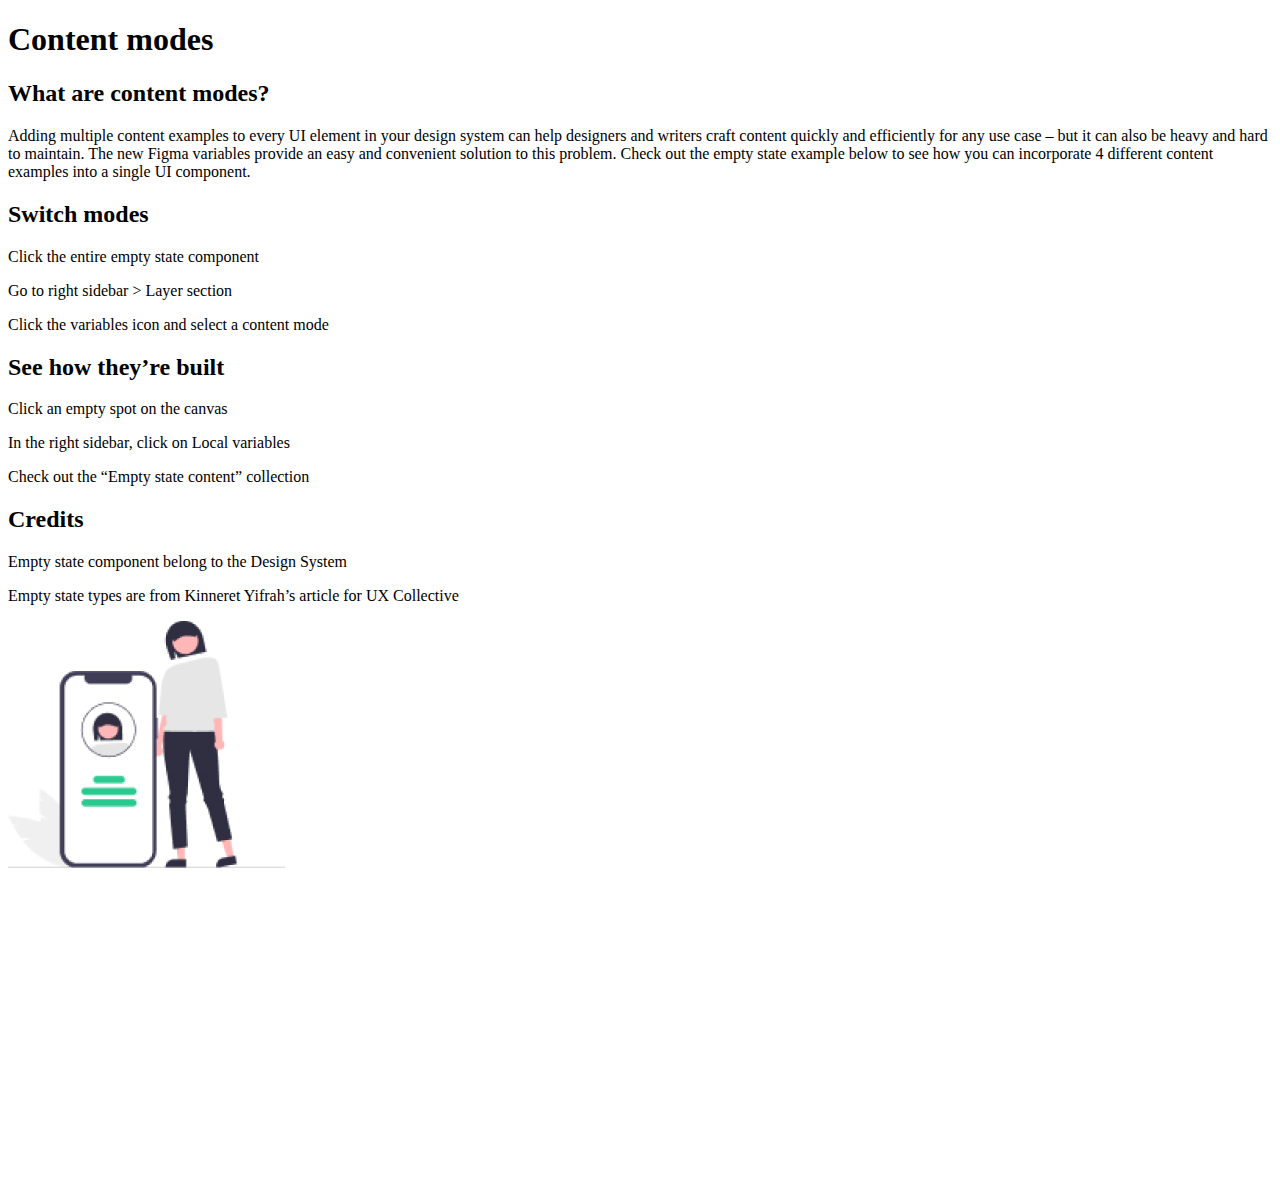
<file: HW2/content.html>
<!DOCTYPE html>
<html lang="en">
<head>
    <meta charset="UTF-8">
    <meta http-equiv="X-UA-Compatible" content="IE=edge">
    <meta name="viewport" content="width=device-width, initial-scale=1.0">
    <title>Document</title>
</head>
<body>
    <h1>Content modes</h1>
    <div>
        <h2>What are content modes?</h2>
        <p>Adding multiple content examples to every UI element in your design system can help designers and writers craft content quickly and efficiently for any use case – but it can also be heavy and hard to maintain. The new Figma variables provide an easy and convenient solution to this problem. Check out the empty state example below to see how you can incorporate 4 different content examples into a single UI component.</p>
    </div>

    <div>
        <h2>Switch modes</h2>
        <p>
            Click the entire empty state component
        </p>
        <p>
            Go to right sidebar > Layer section
        </p>
        <p>
            Click the variables icon and select a content mode
        </p>
    </div>

    <div>
        <h2>See how they’re built</h2>
        <p>
            Click an empty spot on the canvas
        </p>
        <p>
            In the right sidebar, click on Local variables
        </p>
        <p>
            Check out the “Empty state content” collection
        </p>
    </div>

    <div>
        <h2>
            Credits
        </h2>
        <p>
            Empty state component belong to the Design System
        </p>
        <p>
            Empty state types are from Kinneret Yifrah’s article for UX Collective
        </p>
    </div>

    <div>
        <img src="img/handy.jpg" alt="">
    </div>

    <div>
        <iframe width="560" height="315" src="https://www.youtube.com/embed/OwJsaMOwBgk?si=KnRB2CPbE5XhqJHU&amp;start=9" title="YouTube video player" frameborder="0" allow="accelerometer; autoplay; clipboard-write; encrypted-media; gyroscope; picture-in-picture; web-share" allowfullscreen></iframe>
    </div>
</body>
</html>
</file>
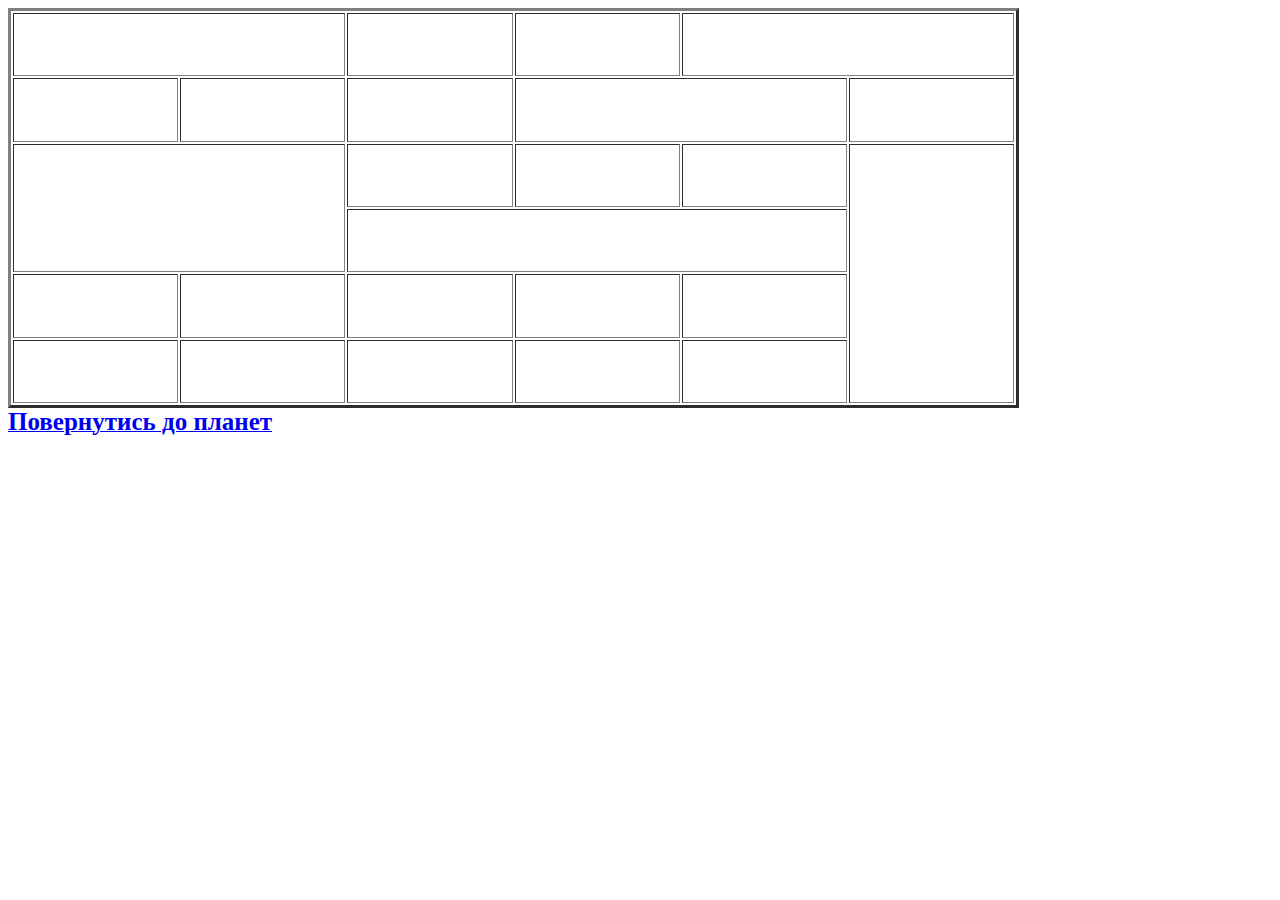
<file: HW2/table.html>
<!DOCTYPE html>
<html lang="en">
<head>
    <meta charset="UTF-8">
    <meta http-equiv="X-UA-Compatible" content="IE=edge">
    <meta name="viewport" content="width=device-width, initial-scale=1.0">
    <title>Document</title>
</head>
<body>
    <section>
        <table border="3" style="width: 80%; height: 400px;">
            <tr >
                <td colspan="2">
                    
                </td>
                
                <td>
                    
                </td>
                <td>
                    
                </td>
                <td colspan="2">
                    
                </td> 
            </tr>
            <tr>
                <td>
                    
                </td>
                <td>
                    
                </td>
                <td>
                    
                </td>
                <td colspan="2">
                    
                </td>
                
                <td>
                    
                </td>
            </tr>
            <tr>
                <td rowspan="2" colspan="2">
                    
                </td>
                <td>
                    
                </td>
                <td>
                    
                </td>
                <td>
                    
                </td>
                <td rowspan="4">
                    
                </td>
            </tr>
            <tr>
                <td colspan="3">
                    
                </td>
            </tr>
            <tr>
                <td>
                    
                </td>
                <td>
                    
                </td>
                <td>
                    
                </td>
                <td>
                    
                </td>
                <td>
                    
                </td>
            </tr>
            <tr>
                <td>
                    
                </td>
                <td>
                    
                </td>
                <td>
                    
                </td>
                <td>
                    
                </td>
                <td>
                    
                </td>
            </tr>
        </table>

        <div>
            <a href="index.html">
                <strong style="font-size: 25px;">
                    Повернутись до планет
                </strong>
            </a>
        </div>
    </section>
</body>
</html>
</file>
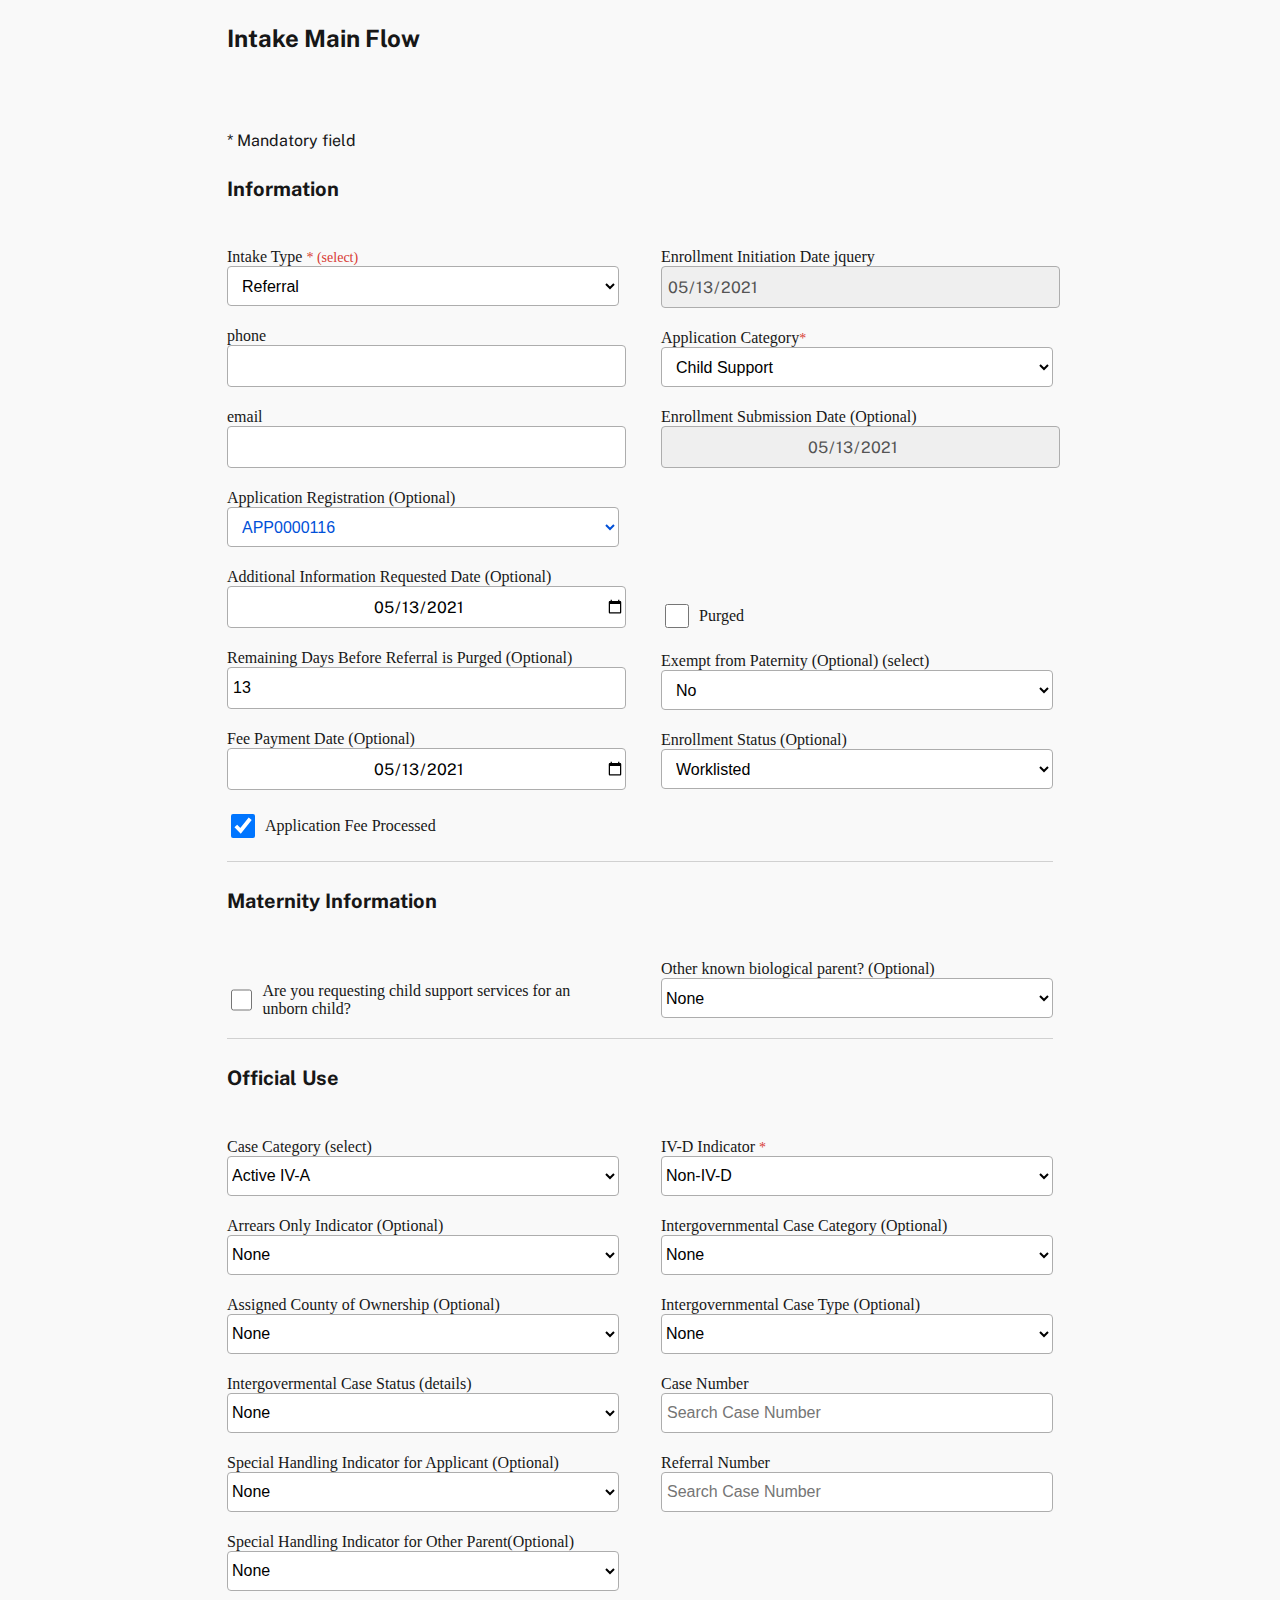
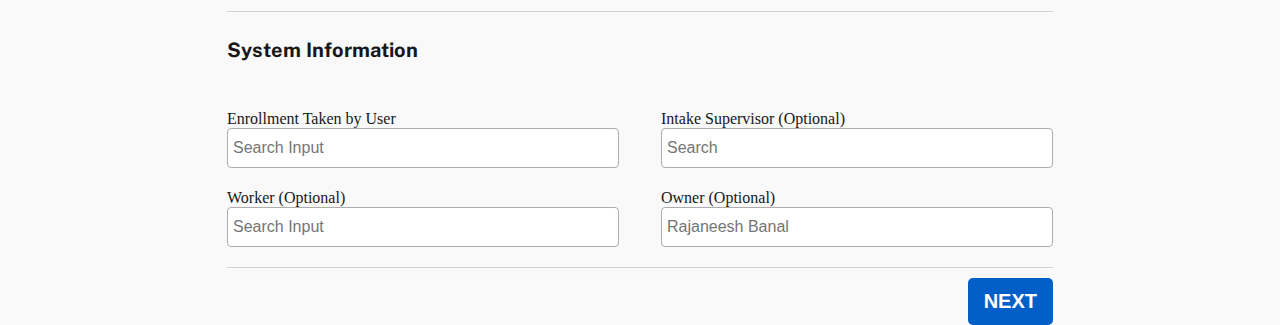
<file: HW3/intake.html>
<!DOCTYPE html>
<html lang="en">
<head>
    <meta charset="UTF-8">
    <meta http-equiv="X-UA-Compatible" content="IE=edge">
    <meta name="viewport" content="width=device-width, initial-scale=1.0">
    <title>Document</title>
    <link rel="stylesheet" href="css/main.css">
    <link rel="preconnect" href="https://fonts.googleapis.com">
<link rel="preconnect" href="https://fonts.gstatic.com" crossorigin>
<link href="https://fonts.googleapis.com/css2?family=Public+Sans:wght@400;500;700&display=swap" rel="stylesheet">
</head>
<body>
    <section>
        <div class="content">
            <div class="intake-header">
                <h3>Intake Main Flow</h3>
                <p>
                    <span>
                        *
                    </span>
                     Mandatory field
                </p>
                <h4>Information</h4>
            </div>
            <div class="intake-page"> 
                <div class="information-form">
                    <div class="left-form">
                        <form action="#"  method="post">
                            <div>
                                <label for="type">Intake Type 
                                    <span>
                                        * (select)
                                    </span>
                                </label>
                                <select>
                                    <option value="01">Referral</option>
                                    <option value="02">Industry</option>
                                    <option value="03">Branch</option>
                                    <option value="04">Department</option>
                                </select>
                            </div>
                            <div>
                                <label for="phone">phone</label>
                                <input type="tel" name="phone">
                            </div>
                            <div>
                                <label for="email">email</label>
                                <input type="email" name="email">
                            </div>
                            <div class="blue">
                                <label for="type">
                                    Application Registration (Optional)
                                </label>
                                <select>
                                    <option value="01">APP0000116</option>
                                    <option value="02">Industry</option>
                                    <option value="03">Branch</option>
                                    <option value="04">Department</option>
                                </select>
                            </div>
                            <div>
                                <label for="RequestedDate">Additional Information Requested Date (Optional)
                                </label>
                                <input type="date" class="centr font-family" name="date" value="2021-05-13">
                            </div>
                            <div>
                                <label for="quantity">
                                    Remaining Days Before Referral is Purged (Optional)
                                </label>
                                <input type="number" value="13">
                            </div>
                            <div>
                                <label for="RequestedDate">Fee Payment Date (Optional)
                                </label>
                                <input type="date" class="centr font-family" name="date" value="2021-05-13">
                            </div>
                            <div class="checkbox">
                                <input type="checkbox" name="free" checked>
                                <label for="free">Application Fee Processed</label>
                            </div>
                        </form>
                    </div>
                    <div class="right-form">
                        <form action="#">
                            <div>
                                <label for="RequestedDate">
                                    Enrollment Initiation Date jquery
                                </label>
                                <input type="date" name="date" value="2021-05-13" disabled class="disabled font-family">
                            </div>
                            <div>
                                <label for="type">
                                    Application Category<span>*</span>
                                </label>
                                <select>
                                    <option value="01">Child Support</option>
                                    <option value="02">Industry</option>
                                    <option value="03">Branch</option>
                                    <option value="04">Department</option>
                                </select>
                            </div>
                            <div>
                                <label for="RequestedDate">
                                    Enrollment Submission Date (Optional)
                                </label>
                                <input type="date" name="date" value="2021-05-13" disabled class="disabled centr font-family">
                            </div>
                            <div class="checkbox purged">
                                <input type="checkbox" name="free">
                                <label for="free">Purged</label>
                            </div>
                            <div>
                                <label for="type">
                                    Exempt from Paternity (Optional)   (select)
                                </label>
                                <select>
                                    <option value="01">No</option>
                                    <option value="02">Yes</option>
                                    <option value="03">Maybe</option>
                                    <option value="04">Of cource</option>
                                </select>
                            </div>
                            <div>
                                <label for="type">
                                    Enrollment Status (Optional)
                                </label>
                                <select>
                                    <option value="01">Worklisted</option>
                                    <option value="02">Yes</option>
                                    <option value="03">Maybe</option>
                                    <option value="04">Of cource</option>
                                </select>
                            </div>
                        </form>
                    </div>
                </div>
                <div class="maternity-info">
                    <div class="header-name">
                        <h4>
                            Maternity Information
                        </h4>
                    </div>
                    <div class="block-wrap">
                        <div class="left-form">
                            <form action="#">
                                <div class="checkbox">
                                    <input type="checkbox" name="free">
                                    <label for="free">
                                        Are you requesting child support services for an unborn child?
                                    </label>
                                </div>
                            </form>
                        </div>
                        <div class="right-form">
                            <form action="#">
                                <div>
                                    <label for="type">
                                        Other known biological parent? (Optional)
                                    </label>
                                    <select>
                                        <option value="01">None</option>
                                        <option value="02">Yes</option>
                                        <option value="03">Maybe</option>
                                        <option value="04">Of cource</option>
                                    </select>
                                </div>
                            </form>
                        </div>
                    </div>
                </div>
                <div class="official-use">
                    <div class="header-name">
                        <h4>
                            Official Use
                        </h4>
                    </div>
                    <div class="official-wrap">
                        <div class="left-form">
                            <form action="#">
                                <div>
                                    <label for="type">
                                        Case Category (select)  
                                    </label>
                                    <select>
                                        <option value="01">Active IV-A</option>
                                        <option value="02">Yes</option>
                                        <option value="03">Maybe</option>
                                        <option value="04">Of cource</option>
                                    </select>
                                </div>
                                <div>
                                    <label for="type">
                                        Arrears Only Indicator (Optional)  
                                    </label>
                                    <select>
                                        <option value="01">None</option>
                                        <option value="02">Yes</option>
                                        <option value="03">Maybe</option>
                                        <option value="04">Of cource</option>
                                    </select>
                                </div>
                                <div>
                                    <label for="type">
                                        Assigned County of Ownership (Optional)  
                                    </label>
                                    <select>
                                        <option value="01">None</option>
                                        <option value="02">Yes</option>
                                        <option value="03">Maybe</option>
                                        <option value="04">Of cource</option>
                                    </select>
                                </div>
                                <div>
                                    <label for="type">
                                        Intergovermental Case Status (details)  
                                    </label>
                                    <select>
                                        <option value="01">None</option>
                                        <option value="02">Yes</option>
                                        <option value="03">Maybe</option>
                                        <option value="04">Of cource</option>
                                    </select>
                                </div>
                                <div>
                                    <label for="type">
                                        Special Handling Indicator for Applicant (Optional)  
                                    </label>
                                    <select>
                                        <option value="01">None</option>
                                        <option value="02">Yes</option>
                                        <option value="03">Maybe</option>
                                        <option value="04">Of cource</option>
                                    </select>
                                </div>
                                <div>
                                    <label for="type">
                                        Special Handling Indicator for Other Parent(Optional)  
                                    </label>
                                    <select>
                                        <option value="01">None</option>
                                        <option value="02">Yes</option>
                                        <option value="03">Maybe</option>
                                        <option value="04">Of cource</option>
                                    </select>
                                </div>
                            </form>
                        </div>
                        <div class="right-form">
                            <form action="#">
                                <div>
                                    <label for="type">
                                        IV-D Indicator <span>*</span>
                                    </label>
                                    <select>
                                        <option value="01">Non-IV-D</option>
                                        <option value="02">Yes</option>
                                        <option value="03">Maybe</option>
                                        <option value="04">Of cource</option>
                                    </select>
                                </div>
                                <div>
                                    <label for="type">
                                        Intergovernmental Case Category (Optional)
                                    </label>
                                    <select>
                                        <option value="01">None</option>
                                        <option value="02">Yes</option>
                                        <option value="03">Maybe</option>
                                        <option value="04">Of cource</option>
                                    </select>
                                </div>
                                <div>
                                    <label for="type">
                                        Intergovernmental Case Type (Optional)
                                    </label>
                                    <select>
                                        <option value="01">None</option>
                                        <option value="02">Yes</option>
                                        <option value="03">Maybe</option>
                                        <option value="04">Of cource</option>
                                    </select>
                                </div>
                                <div>
                                    <label for="type">
                                        Case Number
                                    </label>
                                    <input type="search" id="site-search" name="q" placeholder="Search Case Number">
                                </div>
                                <div>
                                    <label for="type">
                                        Referral Number
                                    </label>
                                    <input type="search" id="site-search" name="q" placeholder="Search Case Number">
                                </div>
                            </form>
                        </div>
                    </div>
                </div>
                <div class="system-info">
                    <div class="header-name">
                        <h4>
                            System Information
                        </h4>
                    </div>
                    <div class="system-wrap">
                        <div class="left-form">
                            <form action="#">
                                <div>
                                    <label for="type">
                                        Enrollment Taken by User 
                                    </label>
                                    <input type="search" id="site-search" name="q" placeholder="Search Input">
                                </div>
                                <div>
                                    <label for="type">
                                        Worker (Optional)
                                    </label>
                                    <input type="search" id="site-search" name="q" placeholder="Search Input">
                                </div>
                            </form>
                        </div>
                        <div class="right-form">
                            <form action="#">
                                <div>
                                    <label for="type">
                                        Intake Supervisor (Optional)
                                    </label>
                                    <input type="search" id="site-search" name="q" placeholder="Search">
                                </div>
                                <div>
                                    <label for="type">
                                        Owner (Optional)
                                    </label>
                                    <input type="search" id="site-search" name="q" placeholder="Rajaneesh Banal" class="blue">
                                </div>
                            </form> 
                        </div>
                    </div>
                </div>
                <div class="form-button">
                    <button class="button-next btn" type="submit">
                        Next
                    </button>
                </div>
            </div>
        </div>
    </section>
</body>
</html>
</file>
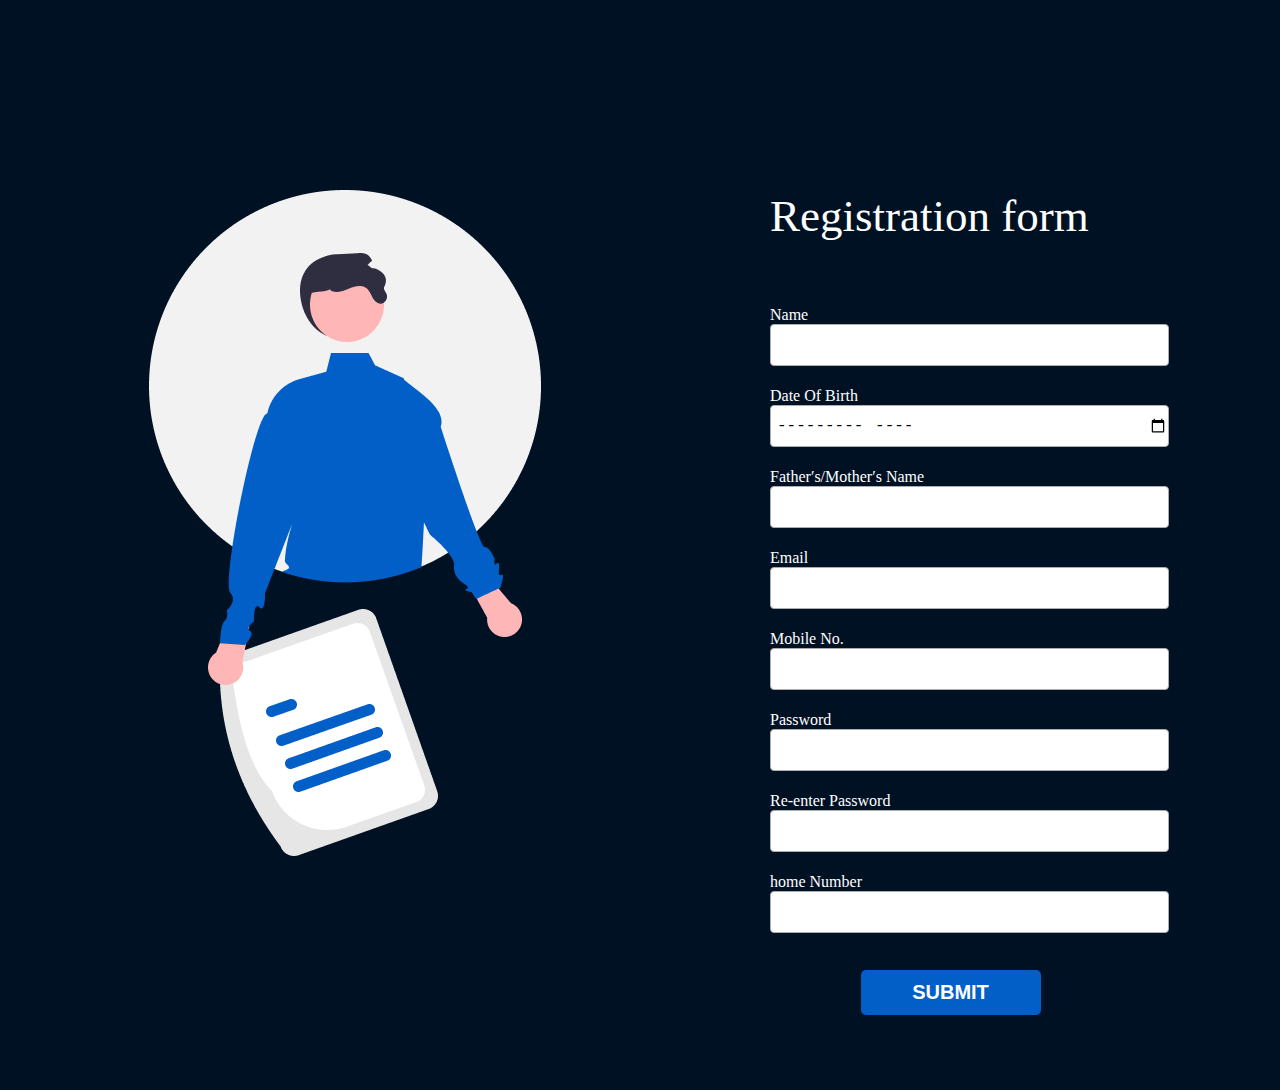
<file: HW3/registration.html>
<!DOCTYPE html>
<html lang="en">
<head>
    <meta charset="UTF-8">
    <meta http-equiv="X-UA-Compatible" content="IE=edge">
    <meta name="viewport" content="width=device-width, initial-scale=1.0">
    <title>Document</title>
    <link rel="stylesheet" href="css/main.css">
</head>
<body>
    <div class="container-registr">
        <div class="registr_photo">
            <img src="img/figure.png" alt="registration">
        </div>
        <div class="registr-form">
            <h2>Registration form</h2>
            <form action="#">
                <label for="name">Name</label>
                <input type="name" name="name">
                <label for="birthdaytime">Date Of Birth</label>
                <input type="month" id="bdaymonth" name="bdaymonth">
                <label for="name">Father&prime;s/Mother&prime;s Name</label>
                <input type="name" name="Fathers/Mothers Name">
                <label for="email">Email</label>
                <input type="email" name="email">
                <label for="phone">Mobile No.</label>
                <input type="tel" name="phone">
                <label for="password">Password</label>
                <input type="password" name="password">
                <label for="password">Re-enter Password</label>
                <input type="password" name="password">
                <label for="phone">home Number</label>
                <input type="tel" name="phone">
                <button class="button-registr btn" type="submit">Submit</button>
            </form>
        </div>
    </div>
    
</body>
</html>
</file>
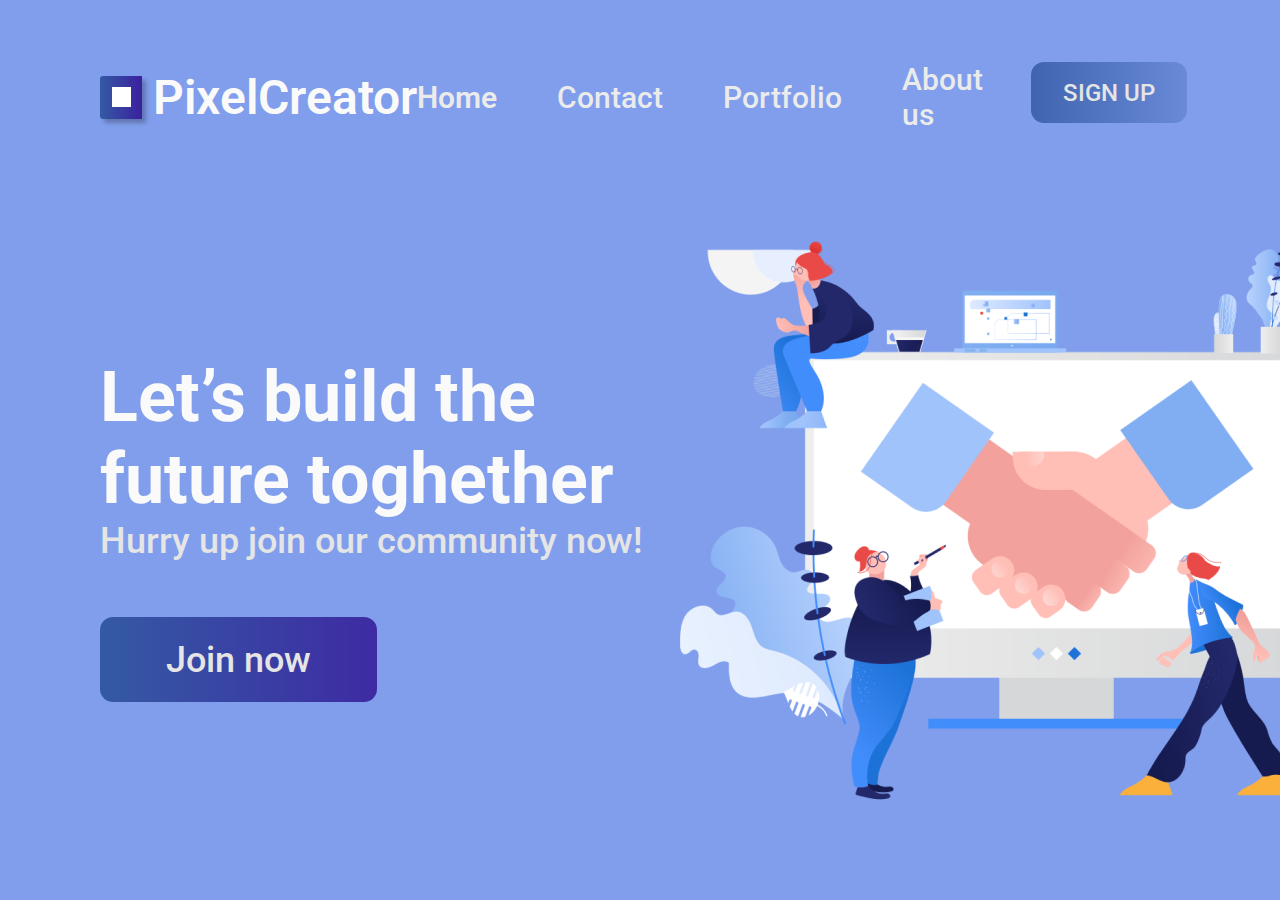
<file: HW4/main.html>
<!DOCTYPE html>
<html lang="en">
<head>
    <meta charset="UTF-8">
    <meta http-equiv="X-UA-Compatible" content="IE=edge">
    <meta name="viewport" content="width=device-width, initial-scale=1.0">
    <link rel="stylesheet" href="css/style.css">
    <link rel="preconnect" href="https://fonts.googleapis.com">
<link rel="preconnect" href="https://fonts.gstatic.com" crossorigin>
<link href="https://fonts.googleapis.com/css2?family=Roboto:wght@500;700&display=swap" rel="stylesheet">
    <title>Extra task</title>
</head>
<body>
    <header>
        <div class="container">
            <div class="logo">
                <div class="symbol">
                    <div class="white"></div>
                </div>
                <span>PixelCreator</span>
            </div>
            <div class="navigation">
                <ul>
                    <li>
                        <a href="#">Home</a>
                    </li>
                    <li>
                        <a href="#">Contact</a>
                    </li>
                    <li>
                        <a href="#">Portfolio</a>
                    </li>
                    <li>
                        <a href="#">About us</a>
                    </li>
                </ul>
                <button class="btn-nav">
                    Sign up
                </button>
            </div>
        </div>
    </header>
    <section>
        <div class="container m-top">
            <div class="left-cont">
                <h1>
                    Let’s build the future toghether
                </h1>
                <p>
                    Hurry up join our community now!
                </p>
                <button class="btn">
                    Join now
                </button>
            </div>
            <div class="right-cont">
                <img src="img/Working process.png" alt="Working process">
            </div>
        </div>
    </section>
</body>
</html>
</file>
<file: HW3/css/main.css>
body{
    margin: 0;
    padding: 0;
}

h2{
    font-size: 45px;
    font-family: DM Serif Display;
    font-weight: 400;
    margin: 43px 0;
}

h3{
    font-size: 24px;
    font-weight: 700;
    margin-bottom: 79px;
    margin-top: 0;
}

h4{
    font-size: 20px;
    font-weight: 700;
}

form{
    font-family: Padauk;
}

form a{
    color: #499FFE;
    font-size: 20px;
    font-style: normal;
    font-weight: 400;
    line-height: normal;
    text-decoration: none;
}

form a:hover{
    text-decoration: underline;
    color: #1682f5;
}

form span{
    font-size: 20px;
}

label{
    margin-top: 21px;
    display: inline-block;
}

input{
    width: 361px;
    height: 43px;
    padding: 0;
    border: none;
}

form p{
    margin:0;
}

.btn{
    text-transform: uppercase;
    border: none;
    width: 180px;
    background: #015FC7;
    padding: 11px 0;
    color: #fff;
    font-size: 20px;
    font-weight: 700;
    margin-top: 10px;
    cursor: pointer;
}

.container-login, .container-registr{
    display: flex;
    background: #001124;
    color: #fff;
    min-height: 100vh;
    padding-top: 190px;
}

.login-enter{
    width: 361px;
    padding-left: 107px;
}

.login-enter input{
    margin-bottom: 10px;
}

.login-enter label{
    font-size: 20px;
    font-weight: 400;
}

.container-registr{
    justify-content: center;
}

.registr-form{
    width: 361px;
    padding-left: 229px;
}

.registr-form h2{
    padding-top: 0;
    margin-top: 0;
}

.button-registr{
    display: block;
    margin: 37px auto;
    border-radius: 5px;
}

section{
    background: #f9f9f9;
    color: #171717;
    font-family: 'Public Sans', sans-serif;
}

.content{
    width: 826px;
    margin: 0 auto;
}

.intake-header{
    padding-top: 24px;
}

.intake-page span{
    color: #D83933;
    font-size: 14px;
    font-weight: 400;
}

.intake-page p{
    font-size: 14px;
    font-weight: 400;
    margin: 0 0 24px 0;
    padding: 0 41px;
}

.information-form, .official-wrap, .system-wrap{
    display: flex;
    justify-content: space-between;
    border-bottom: 1px solid #d1d1d1;
    padding-bottom: 20px;
}

select, input{
    width: 392px;
    font-size: 16px;
    font-weight: 400;
    border-radius: 4px;
    border: 1px solid #adadad;
    height: 40px;
    background: #fff;
}

input{
    padding-left: 5px;
}

.information-form select{
    padding: 8px 10px;
}

.left-form{
    width: 392px;
}

.left-form label{
    font-size: 16px;
    font-weight: 500;
}


.blue select{
    color: #0050D8;
}

.centr{
    text-align: center;
}

.font-family{
    font-family: Public Sans;
}

.checkbox{
    display: flex;
    align-items: center;
    margin-top: 21px;
}

.checkbox input{
    width: 24px;
    height: 24px;
    margin-right: 10px;
}

.checkbox label{
    margin-top: 0;
}

.right-form{
    width: 392px;
}

.disabled{
    background: #efefef;
}

.purged{
    margin-top: 133px;
}

.block-wrap{
    display: flex;
    align-items: flex-end;
    justify-content: space-between;
}

.maternity-info{
    border-bottom: 1px solid #d1d1d1;
    padding-bottom: 20px;
}

.button-next{
    border-radius: 5px;
    padding: 12px 16px;
    width: auto;
}

.form-button{
    display: flex;
    justify-content: flex-end;
}
</file>
<file: HW4/css/main.css>
*{
    padding: 0;
    margin: 0;
    border: 0;
    box-sizing: border-box;
}

footer, header{
    display: block;
}

html, body{
    height: 100%;
    width: 100%;
    font-size: 100%;
    font-family: 'Public Sans', sans-serif;
    font-family: 'Roboto', sans-serif;
    font-weight: 400;
}

input, button{
    font-family: inherit
}

input{
    width: 560px;
    border-radius: 2px 0 0 2px;
    font-size: 30px;
    color: #999;
    font-weight: 400;
    line-height: 54px;  
    padding-left: 36px;
}

button{
    cursor: pointer;
}

a{
    text-decoration: none;
}

section{
    text-align: center;
}

h1{
    font-size: 44px;
    color: #8A6D2F;
    width: 680px;
    text-align: center;
    display: inline-block;
    font-weight: 400;
    line-height: 54px;
}

h2{
    color: rgba(0, 0, 0, 0.56);
    font-size: 37px;
    font-weight: 400;
    line-height: 36px;
}

p{
    color: rgba(0, 0, 0, 0.40);
    width: 819px;
    text-align: center;
    font-size: 23px;
    line-height: 30px;
    display: inline-block;
    margin-top: 72px;
}

.container{
    width: 940px;
    margin: 0 auto;
}

.header-logo{
    display: flex;
    justify-content: space-between;
    align-items: center;
    padding: 65px 0 59px;
}

.fb-icon{
    margin-right: 19px;
}

.dont-worry, .tell-more{
    background: #FAC960;
    padding: 102px 0 117px;
}

.proposition-content{
    padding: 0 67px;
}

form{
    margin-top: 40px;
}

.button{
    width: 240px;
    height: 54px;
    border-radius: 0px 2px 2px 0px;
    background: #A8863D;
    color: #FFF;
    text-align: center;
    font-family: Roboto;
    font-size: 30px;
}

.btn-more{
    display: block;
    width: 61px;
    height: 22px;
    border-radius: 3px;
    border: 1px solid #758696;  
    background: #FFF;
    color: #999;
    margin: 0 auto;
    margin-top: 33px
}

.unlimited{
    background: #F2F2F2;
}

.unlimited-content{
    padding: 77px 0 81px;
}

.unlimited-content>img{
    margin-top: 56px;
}

.mobile-content{
    padding: 89px 0 22px;
}

.mobile-content>img{
    margin-top: 32px;
}

.tell-content>p{
    margin-top: 30px;
}

.footer{
    background: #F2F2F2;
}

.footer-logo{
    display: grid;
    justify-content: center;
    padding: 82px 0 82px;
}

.footer-logo>.logo{
    display: flex;
    justify-content: center;
}

.footer-icons{
    margin-top: 24px;
}

.footer-icons>a>img{
    width: 17px;
    height: 17px;
}

.footer-icons>a:nth-child(2){
    margin: 0 22px;
}
</file>
<file: HW5/css/main.css>
body, h1, input, button, ul, li,a, h1, input, p{
    font-family: 'Inter', sans-serif;
    margin: 0;
    padding: 0;
    text-decoration: none;
    box-sizing: border-box;
    font-size: 16px;
    list-style: none;
    color: #000;
}

header>a{
    width: 28px;
    display: inline-block;
}

h1{
    color: #000;    
    font-size: 32px;
    font-weight: 600;
    line-height: normal;
    margin-top: 23px;
    font-family: inherit;

}

input{
    padding: 15px 0 15px 15px;
    background: #EFEFEF;
    color: #999;
    font-size: 12px;
    font-weight: 400;
    width: 100%;
    border-radius: 12px;
    border: none;
    margin-top: 17px;
    font-family: inherit;

}

p{
    text-align: center;
    margin-top: 8px;
    font-weight: 500;
    color: #C4C4C4;
}

section{
    width: 360px;
    margin: 0 auto;
    padding: 56px  24px 0;
}

.create-line {
    width: 22px;
    border: 2px solid #000;
    border-radius: 5px;
    margin-bottom: 5px;
  }

  .create-line:last-child{
    width: 11px;
  }

  .menu-food{
    padding-top: 29px;

  }

li{
    margin-right: 24px;
    display: inline-block;
}

#active{
    background: #EAE2B7;
}

.link:first-child>p{
    color: #000;
}

.icon{
    display: flex;
    flex-direction: column;
    align-items: center;
    justify-content: center;
    width: 74px;
    height: 74px;
    border-radius: 12px;
    background: #EFEFEF;
}

.icon:hover{
    background: #EAE2B7;
}

.wrap-burger{
    display: flex;
    align-items: center;
    width: 316px;
    margin: 16px 0 16px 16px;
}

.title-name{
    color: #003049;
    font-size: 16px;
    font-weight: 400;
    display: block;
}

.title-number{
    color: #D62828;
    font-size: 14px;
    font-weight: 500;
    margin-top: 8px;
}

.burger-icon{
    width: 75px;
    margin-right: 5px;
}

.first, .second, .third{
    width: 80px;
    height: 80px;
    transition: 2s;
}

.test-position{
    padding-top: 70px;
    padding-bottom: 70px;
    display: flex;
    position: relative;
    cursor: pointer;
}

.first{
    background: rgb(25, 160, 106);
}

.first:hover{
    background: rgba(25, 160, 106, 0.291);
    transform: rotate(180deg);
}

.second{
    background: rgb(29, 25, 160);
    position: absolute;
    top: 105px;
    left: 43px;
}

.second:hover{
    background: rgb(29, 25, 160, 0.291);
    transform: rotate(270deg);
}

.third{
    background: rgb(160, 25, 74);
    position: absolute;
    bottom: -10px;
    left: 85px;
}

.third:hover{
    background: rgb(160, 25, 74, 0.291);
    transform: rotate(130deg);
}

.padding-bottom{
    padding-bottom: 100px;
}
</file>
<file: HW6/css/main.css>
body{
    background: #242527;
    font-family: 'Roboto', sans-serif;
    font-size: 14px;
    color: #FBFCFF;
}

h1{
    font-size: 36px;
    font-weight: 300;
    display: inline-block;
}

.header{
    padding-top: 40px;
}

.header__wrapper {
    max-width: 1360px;
    margin: 0 auto;
}

.header__nav{
    display: flex;
    align-items: center;
    justify-content: space-between;
}

.header__logo{
    color: #FBFCFF;
    position: relative;
}

.header__icon{
    position: absolute;
    top: 5px;
    left: 54px;
    color: #E4F5FF;
}

.logo__voice{
    margin-left: 55px;
    margin-top: 10px;
}

.header__menu-list{
    margin-left: 130px;
}

.header__menu-item{
    position: relative;
    margin: 0 26px;
}

.header__menu-item:first-child{
    margin-left: 0;
}

.header__menu-item:last-child{
    margin-right: 0;
}

.list{
    display: flex;
    
}

.link{
    font-family: 'Roboto', sans-serif;
    font-size: 21px;
    text-decoration: none;
    color: inherit;
    transition: text-shadow 0.4s ease-in-out;
    overflow: hidden;
} 

.header__menu-link::after {
    content: '';
    position: absolute;
    left: 50%;
    bottom: -10px;
    width: 0;
    height: 2px;
    background-color: #E4F5FF;
    transform: translateX(-50%);
    transition: width 0.3s ease-in-out;
}

.header__menu-link:hover::after {
    width: 100%;
}

.link:hover {
    text-shadow: 0 0 6px rgba(202, 228, 225, 0.92), 0 0 30px rgba(202, 228, 225, 0.34), 0 0 12px rgba(191, 226, 255, 0.52), 0 0 21px rgba(191, 226, 255, 0.92), 0 0 34px rgba(191, 226, 255, 0.78), 0 0 54px rgba(191, 226, 255, 0.92);
}

.svg_icon{
    background-image: url(../iconsfont/firstpart.svg);
    width: 16px;
    height: 8px;
    position: absolute;
    display: inline-block;
    bottom: 7px;
    right: -30px;
}

.header__button{
    padding: 14px 32px;
    background: transparent;
    font-size: 21px;
    font-weight: 300;
    color: inherit;
    border: 1px solid #E4F5FF;
    font-family: 'Roboto', sans-serif;
}

.header__button:hover{
    background: #E4F5FF;
    color: #242527;
    cursor: pointer;
    transition: 1s linear;
}

.container{
    max-width: 1360px;
    margin: 0 auto;
}

.welcome-container{
    padding: 25px 0;
}

.welcome__information{
    display: flex;
    align-items: center;
    padding: 0 30px;
}

.welcome__left-content{
    width: 49%;
}

.content-icon{
    background-image: url(../iconsfont/content.svg);
    width: 70px;
    height: 22px;
    display: inline-block;
    margin-left: 10px;
}

.welcome__info{
    font-size: 24px;
    font-weight: 400;
    margin-top: 30px;
    display: block;
}

.welcome__right-content{
    width: 49%;
}

.menu-cards{
     padding: 25px 0;
}

.menu__contents{
    padding: 0 30px;
}

.menu__list{
    justify-content: space-between;
}

.menu__link{
    font-weight: 300;
    text-transform: uppercase;
}

.menu__item:not(:last-child)::after{
    content: '//';
    font-size: 21px;
    margin: 0 30px;
}

.customers{
    padding: 0 12px;
}

.customers__card{
    width: 242px;
    height: 312px;
    filter: grayscale(100%); 
    position: relative;
    overflow: hidden;
    
}

.customers__inner{
    width: 210px;
    border-radius: 0px 0px 16px 16px;
    background: rgba(0, 0, 0, 0.70);
    position: absolute;
    bottom: 18px;
    left: 16px;
    padding: 5px 0 12px 10px;
    max-height: 53px;
    overflow: hidden;
    transition: max-height 1s ease, opacity 1.5s ease, border-radius 1s ease, color 0.5s ease, transform 0.5s ease, background 1s ease;
}

.customers__title{
   font-size: 18px;
   font-weight: 800; 
   margin: 0;
}

.customers__text{
    font-size: 14px;
    margin-top: 5px;
    display: block;
}

.customers__site, .customers__email{
    font-size: 13px;
    display: block;
    margin-top: 5px;  
    color: inherit;
    text-decoration: none;  
}

.customers__title,
.customers__text,
.customers__site,
.customers__email {
    transition: color 0.5s ease, transform 0.5s ease, font-size 1s ease;
}

.customers__card:hover .customers__inner {
    max-height: 150px;
    opacity: 1;
    cursor: pointer;
    border-radius: 16px;
    background: rgba(0, 0, 0, 0.5);
}

.customers__card:hover .customers__title {
    color: #E4F5FF;
    font-size: 20px;
}

.customers__card:hover .customers__text,
.customers__card:hover .customers__site,
.customers__card:hover .customers__email {
    color: #C0C0C0;
    font-size: 14px;
}

.customers_row{
    display: flex;
    justify-content: space-between;
    margin-top: 30px;
}

.cust_1{
    background: url(../img/MarjorieHoward.png);
}

.cust_2{
    background: url(../img/LeslieEdwards.png);
}

.cust_3{
    background: url(../img/RosemaryWilson.png);
}

.cust_4{
    background: url(../img/LeeRobertson.png);
}

.cust_5{
    background: url(../img/TyroneFlores.png);
}

.cust_6{
    background: url(../img/AngelRichards.png);
}

.cust_7{
    background: url(../img/SohamRussell.png);
}

.cust_8{
    background: url(../img/MarjorieHenry.png);
}

.cust_9{
    background: url(../img/BrandieLane.png);
}

.cust_10{
    background: url(../img/BrooklynNguyen.png);
}

.cust_11{
    background: url(../img/WadeWebb.png);
}

.cust_12{
    background: url(../img/ShaneWatson.png);
}

.cust_13{
    background: url(../img/RalphHawkins.png);
}

.cust_14{
    background: url(../img/TheresaBell.png);
}

.cust_15{
    background: url(../img/Evan\ Steward.png);
}
</file>
<file: HW6/css/styles.css>
*,
 *::before,
 *::after {
   box-sizing: border-box;
 }

 html, body, div, span, applet, object, iframe,
 p, blockquote, pre,
a, abbr, acronym, address, big, cite, code,
del, dfn, em, img, ins, kbd, q, s, samp,
small, strike, strong, sub, sup, tt, var,
b, u, i, center,
dl, dt, dd, ol, ul, li,
fieldset, form, label, legend,
table, caption, tbody, tfoot, thead, tr, th, td,
article, aside, canvas, details, embed, 
figure, figcaption, footer, header, hgroup, 
menu, nav, output, ruby, summary,
time, mark, audio, video {
	margin: 0;
	padding: 0;
	border: 0;
	font-size: 100%;
}
article, aside, details, figcaption, figure, 
footer, header, hgroup, menu, nav, section {
	display: block;
}

ol, ul {
	list-style: none;
}

 img {
   display: block;
   max-width: 100%;
 }
 
 input,
 textarea,
 select,
 button {
   font: inherit;
 }
 
 html {
   height: 100%;
   scroll-behavior: smooth;
 }
 
 body {
   min-height: 100%;
 }
</file>
<file: HW7/css/main.css>
*{
    box-sizing: border-box;
    text-decoration: none;
}

body{
    height: 100%;
    background: #181818;
    font-family: 'Inter', sans-serif;
    color: #fff;
    background-image: url("../img/bgimg.png");
    background-size: auto;
    background-repeat: no-repeat;
}

section{
    position: relative;
}

.container{
    max-width: 1600px;
    padding: 0 80px;
}

h1{
    font-size: 64px;
    font-weight: 800;
    letter-spacing: 3.52px;
}

h2{
    font-size: 22px;
    font-weight: 800;
    line-height: 32px;
    letter-spacing: 2.97px;
    text-transform: uppercase;
    margin: 0;
}

.header__wrap{
    margin: 42px 0;
    display: flex;
    align-items: center;
    justify-content: space-between;
}

.header__logo{
    display: flex;
    align-items: center;
}

.header__link{
    display: inline-block;
}

.header__line{
    font-size: 24px;
    margin: 0 16px 0 26px;
    
}
.header__date{
    color: #C8C8C8;
    font-size: 24px;
    font-weight: 500;
}

.header__inform{
    display: flex;
    align-items: center;
}

.btn{
    border: none;
    background: transparent;
    cursor: pointer;
}

.btn-icon-search:before {
    cursor: pointer;
    color: #FFF;
    content: "\f002";
    font-size: 20px;
}

.header__users{
    width: 74px;
    height: 74px;
}

.header__search{
    margin-right: 45px;
    width: 25px;
    height: 25px;
}

.btn-icon-search:hover:before{
    color: #A7A6A6;
}

.container-info{
    margin-left: 80px;
    display: flex;
    flex-direction: column;
    max-width: 909px;
}

.content-type{
    font-size: 32px;
    font-weight: 500;
}

.content-line{
    font-size: 27px;
    margin: 0 5px;
}

.title-line{
    font-size: 30px;
}

.title-year{
    font-size: 30px;
    font-weight: 500;
}

.title-dir{
    text-transform: uppercase;
    font-size: 30px;
    margin-left: 40px;
    position: relative;
}

.title-dir::before {
    content: '|';
    font-size: 16px;
    top: 9px;
    position: absolute;
    left: -24px;
    font-weight: 900;
}

.title-name{
    font-size: 29px;
    color: #A7A6A6;
    font-weight: 400;
    margin-left: 5px;
}

.title-season{
    font-size: 30px;
    font-weight: 500;
    position: relative;
    margin-left: 36px;
}

.title-season::before {
    content: '|';
    font-size: 16px;
    top: 10px;
    position: absolute;
    left: -23px;
    font-weight: 900;
}

.title-seasons{
    font-size: 29px;
    color: #A7A6A6;
}

.title-line{
    font-size: 13px;
    margin: 0 20px;
}

.content-text{
    margin-top: 20px;
    line-height: 34px;
    font-size: 24px;
    font-weight: 400;
    color: #A7A6A6;
    max-width: 850px;
}

.content__reating{
    margin-top: 45px;
}

.star-rating{
	font-size: 0;
}
.star-rating__wrap{
	display: inline-block;
	font-size: 26px;
}
.star-rating__wrap:after{
	content: "";
	display: table;
	clear: both;
}
.star-rating__ico{
	float: right;
	padding-left: 2px;
	cursor: pointer;
	color: #FFF;
}

.star-rating__ico:last-child{
	padding-left: 0;
}
.star-rating__input{
	display: none;
}

.star-rating__ico:hover:before,
.star-rating__ico:hover ~ .star-rating__ico:before,
.star-rating__input:checked ~ .star-rating__ico:before
{
	content: "\f006";
    color: #FFEA2B;
    font-weight: 900;
}

.star-rating__wrap>label:not(:nth-child(2)){
    margin-right: 15px;
}


.content-buttons{
    margin-top: 55px;
}

.btn-content{
    text-transform: uppercase;
    font-size: 22px;
    font-weight: 500;
    line-height: 32px;
    border-radius: 10px;
    cursor: pointer;
}

.btn-stream{
    padding: 16px 74px 16px 34px;
    background: #D40D1F;
    border: none;
    color: #fff;
    position: relative;
    border: 3px solid #D40D1F;
}

.btn-stream:hover{
    border: 3px solid #D40D1F;
    background: transparent;
    transition: all 0.4s ease-in-out;
}

.btn-stream::after{
    content: "\f0da";
    font-family: fontawesome !important;
    font-weight: 500;
    color: #D40D1F;
    position: relative;
    left: 17px;
    top: -2px;
    font-size: 17px;
}

.circle{
    width: 30px;
    height: 30px;
    border-radius: 50%;
    background: #fff;
    position: absolute;
    margin-left: 6px;
    bottom: 19px;
}

.btn-episode{
    width: 271px;
    padding: 16px 0;
    border: 3px solid #fff;
    text-align: center;
    background: transparent;
    color: #fff;
    margin-left: 50px;
}

.btn-episode:hover{
    background: #fff;
    transition: all 0.4s ease-in-out;
    color: #A7A6A6;
}

.content-popular{
    display: flex;
    align-items: center;
    justify-content: space-between;
    margin-top: 54px;
}

.btn-left, .btn-right{
    width: 37px;
    height: 37px;
    border: 1px solid #A7A6A6;
    border-radius: 50%;
    color: #A7A6A6;
    background: transparent;
    cursor: pointer;
}

.btn-left:hover, .btn-right:hover{
    border: 1px solid #fff;
    transition: all 0.4s ease-in-out;
}

.btn-left::after{
    content: "\f053";
    font-family: fontawesome !important;
}

.btn-left:hover::after, .btn-right:hover::after{
    color: #fff;
    transition: all 0.4s ease-in-out;
}

.btn-right{
    margin-left: 28px;
}

.btn-right::after{
    content: "\f054";
    font-family: fontawesome !important;
}

.content-gallery{
    max-width: 909px;
    display: flex;
    justify-content: space-between;
    margin-top: 32px;
}

.content-gallery>div{
    width: 151px;
    height: 210px;
}

.content-gallery>img{
    width: 100%;
}

.gallery-item6{
    display: none;
    border: 2px solid #A7A6A6;
    color: #A7A6A6;
    font-size: 50px;
    align-items: center;
    justify-content: center;
    line-height: 0;
    cursor: pointer;
}

.gallery-item6:hover{
    background: #A7A6A6;
    color: #D40D1F;
    transition: all 0.4s cubic-bezier(0.29, 0.37, 0.36, 1);
}

.gallery-age{
    width: 174px;
    height: 66px;
    border-left: 33px solid #D40D1F;
    color: #fff;
    font-size: 24px;
    font-weight: 500;
    background: rgba(255, 255, 255, 0.49);
    position: absolute;
    right: -8px;
    display: flex;
    align-items: center;
    justify-content: center;
    bottom: 40px;
}

@media (max-width: 1199px){
    .container{
        max-width: 960px;
        padding: 0 15px;
    }
    .gallery-age{
        display: none;
    }
    .container-info{
        margin-left: 15px;
    }
 }

 @media (max-width:991px) {
    .container{
        max-width: 750px;
        padding: 0 20px;
    }
    .content-nav{
        display: flex;
        justify-content: center;
        align-items: center;
    }
    .container-info{
        margin-left: 0;
        padding: 0 15px;
    }
    h1{
        text-align: center;
    }
    .content-gallery{
        max-width: 525px;
        flex-direction: row;
        flex-wrap: wrap;
    }
    .gallery-item6{
        display: flex;
    }
    body{
        background-size: cover;
    }
    .content-gallery div:nth-child(-n+3) {
        margin-bottom: 30px;
    }
    .title-info{
        display: flex;
        flex-direction: column;
    }
    .title-year{
        margin-bottom: 20px;
    }
    .title-dir::before{
        content: none;
    }
    .title-dir{
        margin: 0;
    }
    .title-name{
        margin-left: 0;
        margin-bottom: 20px;
    }
    .title-season{
        margin: 0;
    }
    .title-season::before{
        content: none;
    }
 }

 @media (max-width:767px) {
    .header__line, .header__date{
        display: none;
    }
    .content-buttons{
        display: flex;
        justify-content: space-between;
        flex-wrap: wrap;
    }
    .btn-stream{
        padding: 16px;
        width: 45%;
    }
    .btn-stream::after{
        content: none;
    }
    .circle{
        display: none;
    }
    .btn-episode{
        padding: 16px;
        width: 45%;
    }
 }

 @media (max-width:575px) {
    .content-nav{
        display: none;
    }
    .header__search{
        margin: 0;
    }
    .header__users{
        display: none;
    }
    h1{
        font-size: 50px;
    }
    .title-info{
        align-items: center;
    }
    .btn-stream{
        width: 100%;
    }
    .btn-episode{
        width: 100%;
        margin-left: 0;
        margin-top: 50px;   
    }
    .popular-buttons{
        display: none;
    }
    h2{
        font-size: 19px;
    }
    .content-gallery{
        justify-content: center;
        flex-direction: column;
        align-content: center;
    }
    .content-gallery div{
        margin-bottom: 25px;
    }
    .gallery-item6{
        display: none;
    }
 }
</file>
<file: HW4/css/style.css>
*{
    padding: 0;
    margin: 0;
    border: 0;
    box-sizing: border-box;
}

footer, header{
    display: block;
}

html, body{
    height: 100%;
    width: 100%;
    font-size: 100%;
    font-family: 'Public Sans', sans-serif;
    font-family: 'Roboto', sans-serif;
    font-weight: 500;
    color: #FAFAFA;
}

body{
    background: rgba(28, 82, 221, 0.56);
}

a, button{
    font-family: inherit
}

a{
    text-decoration: none;
    color: #EBEBEB;
}

header{
    padding-top: 62px;
}

h1{
    font-size: 70px;
    width: 550px;
}

p{
    color: #E5E5E5;
    font-size: 36px;
    font-weight: 500;
}

button{
    cursor: pointer;
}

.container{
    padding: 0 100px;
    display: flex;
    justify-content: space-between;
    align-items: center;
}

.symbol{
    width: 42px;
    height: 43px;
    border-radius: 3px 0px 0px 3px;
    background: linear-gradient(90deg, #345AA4 0%, #3F009C 154.76%);
    box-shadow: 4px 4px 4px 0px rgba(0, 0, 0, 0.25);
    display: flex;
    justify-content: center;
    align-items: center;
}

.white{
    width: 19px;
    height: 20px;
    background: #fff;
}

.logo{
    display: flex;
    align-items: center;
}


span{
    font-size: 48px;
    font-weight: 600; 
    margin-left: 11px;  
}

ul{
    display: flex;
    align-items: center;
}

li{
    list-style: none;
    font-size: 30px;
    font-weight: 500;
    margin-right: 60px;
}

li:first-child{
    color: #FFF;
    font-weight: 600;
}

li:last-child{
    margin-right: 40px;
}

.navigation{
    display: flex;
}

.btn-nav{
    width: 164px;
    height: 61px;
    border-radius: 13px;
    background: linear-gradient(90deg, #345AA4 -28.35%, rgba(63, 0, 156, 0.00) 153.96%);
    color: #E5E5E5;
    font-size: 24px;
    text-transform: uppercase;
    font-weight: 500;
}

.m-top{
    margin-top: 63px;
}

.btn{
    margin-top: 55px;
    width: 277px;
    height: 85px;
    border-radius: 13px;
    color: #E5E5E5;
    font-size: 36px;
    font-weight: 500;
    background: linear-gradient(90deg, #345AA4 0%, rgba(63, 0, 156, 0.92) 164.26%);
}
</file>
